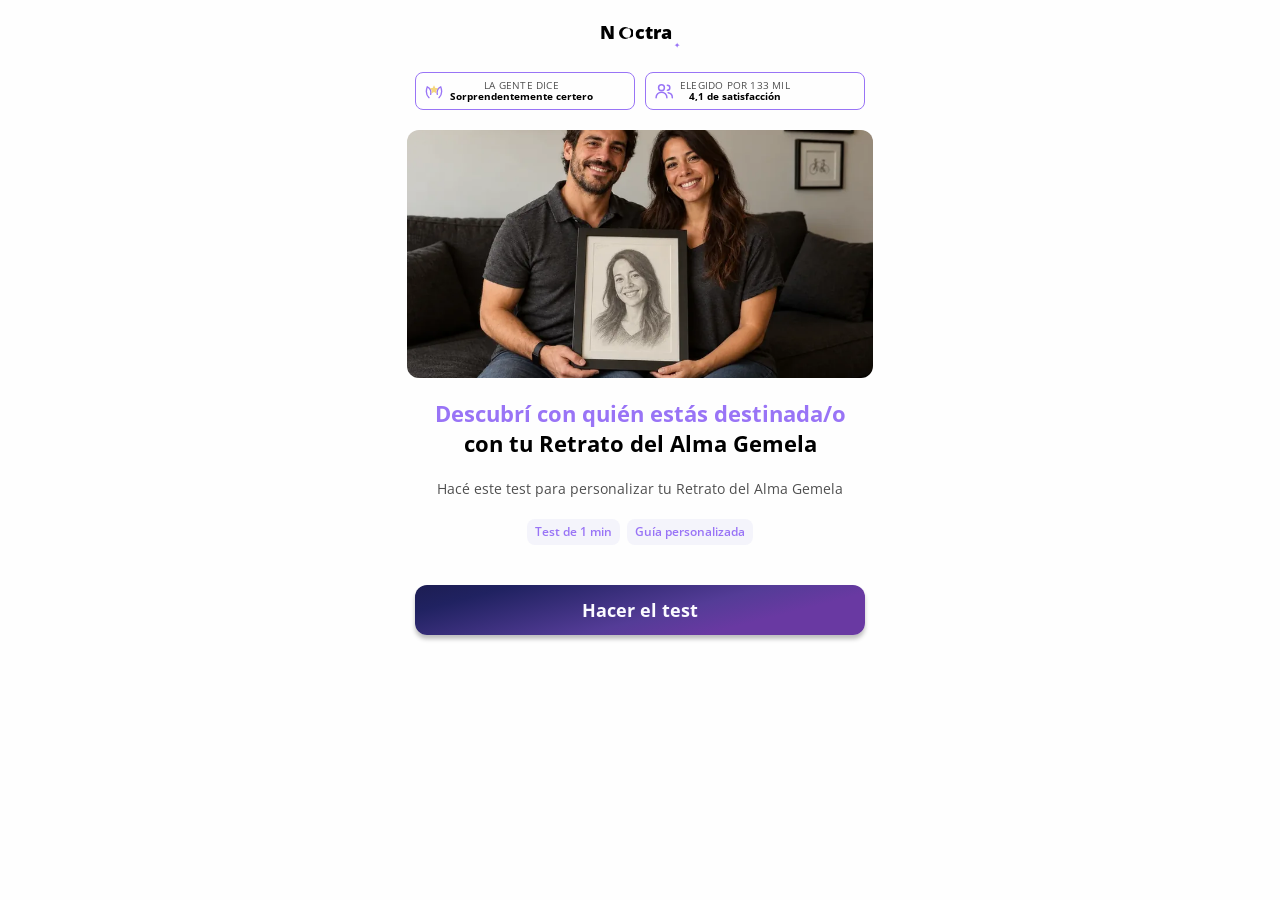
<file: index.html>
<!doctype html>
<html lang="es">
<head>
<meta charset="utf-8">
<meta name="viewport" content="width=device-width, initial-scale=1, viewport-fit=cover">
<title>Noctra · Retrato del Alma Gemela</title>
<link rel="preconnect" href="https://fonts.googleapis.com">
<link rel="preconnect" href="https://fonts.gstatic.com" crossorigin>
<!-- La hoja de Google Fonts bloqueaba el primer pintado: hasta que respondía,
     la pantalla quedaba en blanco. Con media="print" el navegador la baja sin
     bloquear y la aplica al terminar; mientras tanto se ve la tipografía del
     sistema, que ya está declarada como respaldo en --font. -->
<link rel="stylesheet" href="https://fonts.googleapis.com/css2?family=Open+Sans:wght@400;600;700;800&display=swap" media="print" onload="this.media='all'">
<noscript><link rel="stylesheet" href="https://fonts.googleapis.com/css2?family=Open+Sans:wght@400;600;700;800&display=swap"></noscript>
<meta name="description" content="Descubrí con quién estás destinada/o. Hacé el test de 1 minuto y recibí el Retrato de tu Alma Gemela.">
<meta name="theme-color" content="#9974F6">
<link rel="icon" href="favicon.svg" type="image/svg+xml">
<meta property="og:type" content="website">
<meta property="og:title" content="Noctra · Retrato del Alma Gemela">
<meta property="og:description" content="Descubrí con quién estás destinada/o. Test de 1 minuto.">
<meta property="og:image" content="assets/og.jpg">
<meta property="og:locale" content="es_AR">
<meta name="twitter:card" content="summary_large_image">
<!-- El hero es el elemento que define el primer pintado: se precarga. -->
<link rel="preload" as="image" href="assets/principal.webp" fetchpriority="high">
<link rel="stylesheet" href="css/nebula.css">
<!-- Meta Pixel -->
<script>
/* El stub de fbq se define ya mismo y encola los eventos. El script de Meta
   (unos 470 KB sin comprimir) se baja recién después del primer pintado: es
   lo más pesado de la página y parsearlo traba el hilo principal en teléfonos
   modestos. Como los eventos quedan encolados, no se pierde ninguno: se
   mandan todos juntos cuando el script termina de cargar. */
!function(f,b,e,v,n,t,s){if(f.fbq)return;n=f.fbq=function(){n.callMethod?
n.callMethod.apply(n,arguments):n.queue.push(arguments)};if(!f._fbq)f._fbq=n;
n.push=n;n.loaded=!0;n.version='2.0';n.queue=[];
var pedido=false;
f.__pixelNoctra=function(){if(pedido)return;pedido=true;
  t=b.createElement(e);t.async=!0;t.src=v;
  s=b.getElementsByTagName(e)[0];s.parentNode.insertBefore(t,s);};
}(window,document,'script','https://connect.facebook.net/en_US/fbevents.js');
fbq('init','1563930394938040');fbq('track','PageView');
/* dos disparadores: lo que ocurra primero. El tope de 2,5 s cubre a quien se
   va antes de que la página termine de cargar. */
addEventListener('load',function(){
  if(window.requestIdleCallback)requestIdleCallback(window.__pixelNoctra,{timeout:2000});
  else setTimeout(window.__pixelNoctra,600);
});
setTimeout(function(){window.__pixelNoctra();},2500);
</script>
<noscript><img height="1" width="1" style="display:none" alt=""
src="https://www.facebook.com/tr?id=1563930394938040&ev=PageView&noscript=1"></noscript>
<!-- fin Meta Pixel -->
</head>
<body>
<main id="app" aria-live="polite"></main>
<div id="overlay"></div>
<!-- UTMify: captura las UTMs y las sostiene entre pantallas. Los dos flags
     "prevent" le impiden reescribir el enlace del checkout, que ya arma
     js/pixel.js con los cart attributes. Carga async: no bloquea nada. -->
<script src="https://cdn.utmify.com.br/scripts/utms/latest.js"
  data-utmify-prevent-xcod-sck data-utmify-prevent-subids async defer></script>
<script src="js/content.nebula.js"></script>
<script src="js/sketch.js"></script>
<script src="js/perfil-codigo.js"></script>
<script src="js/pixel.js"></script>
<script src="js/app.js"></script>
</body>
</html>
</file>
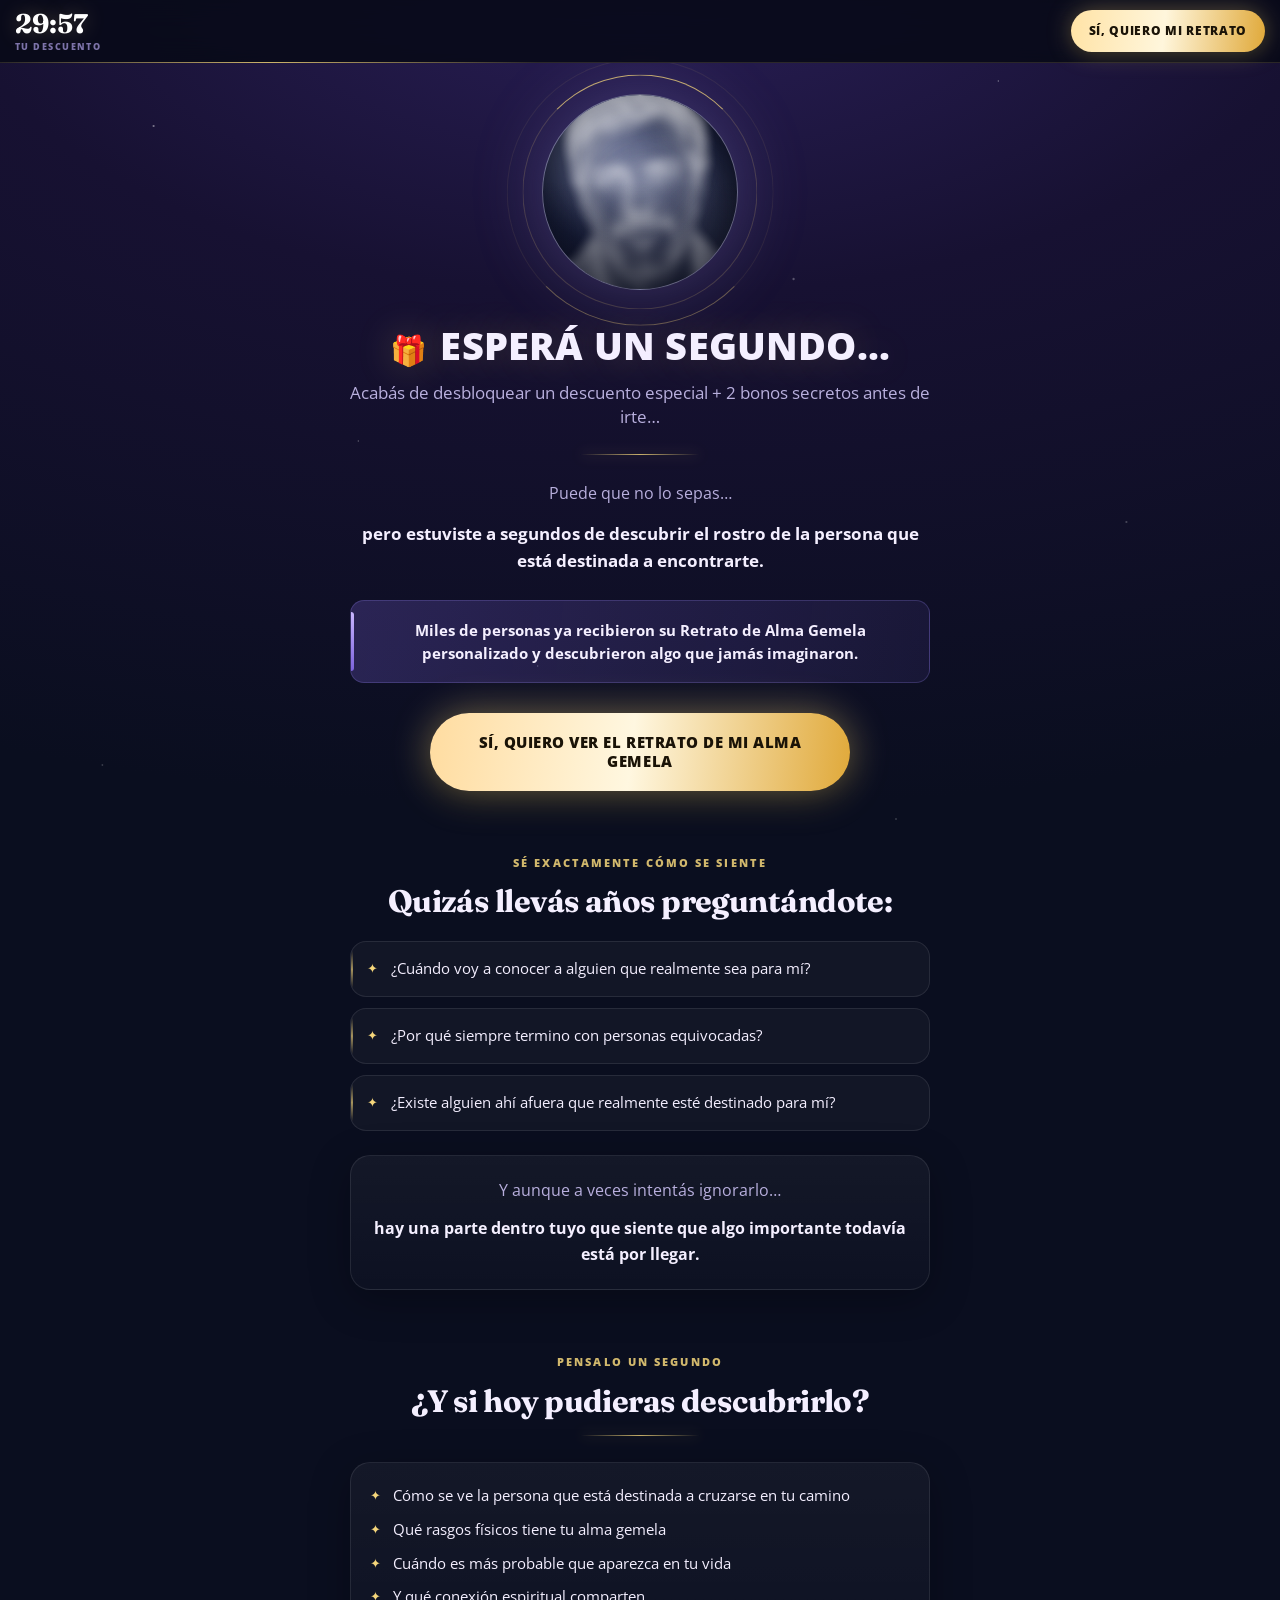
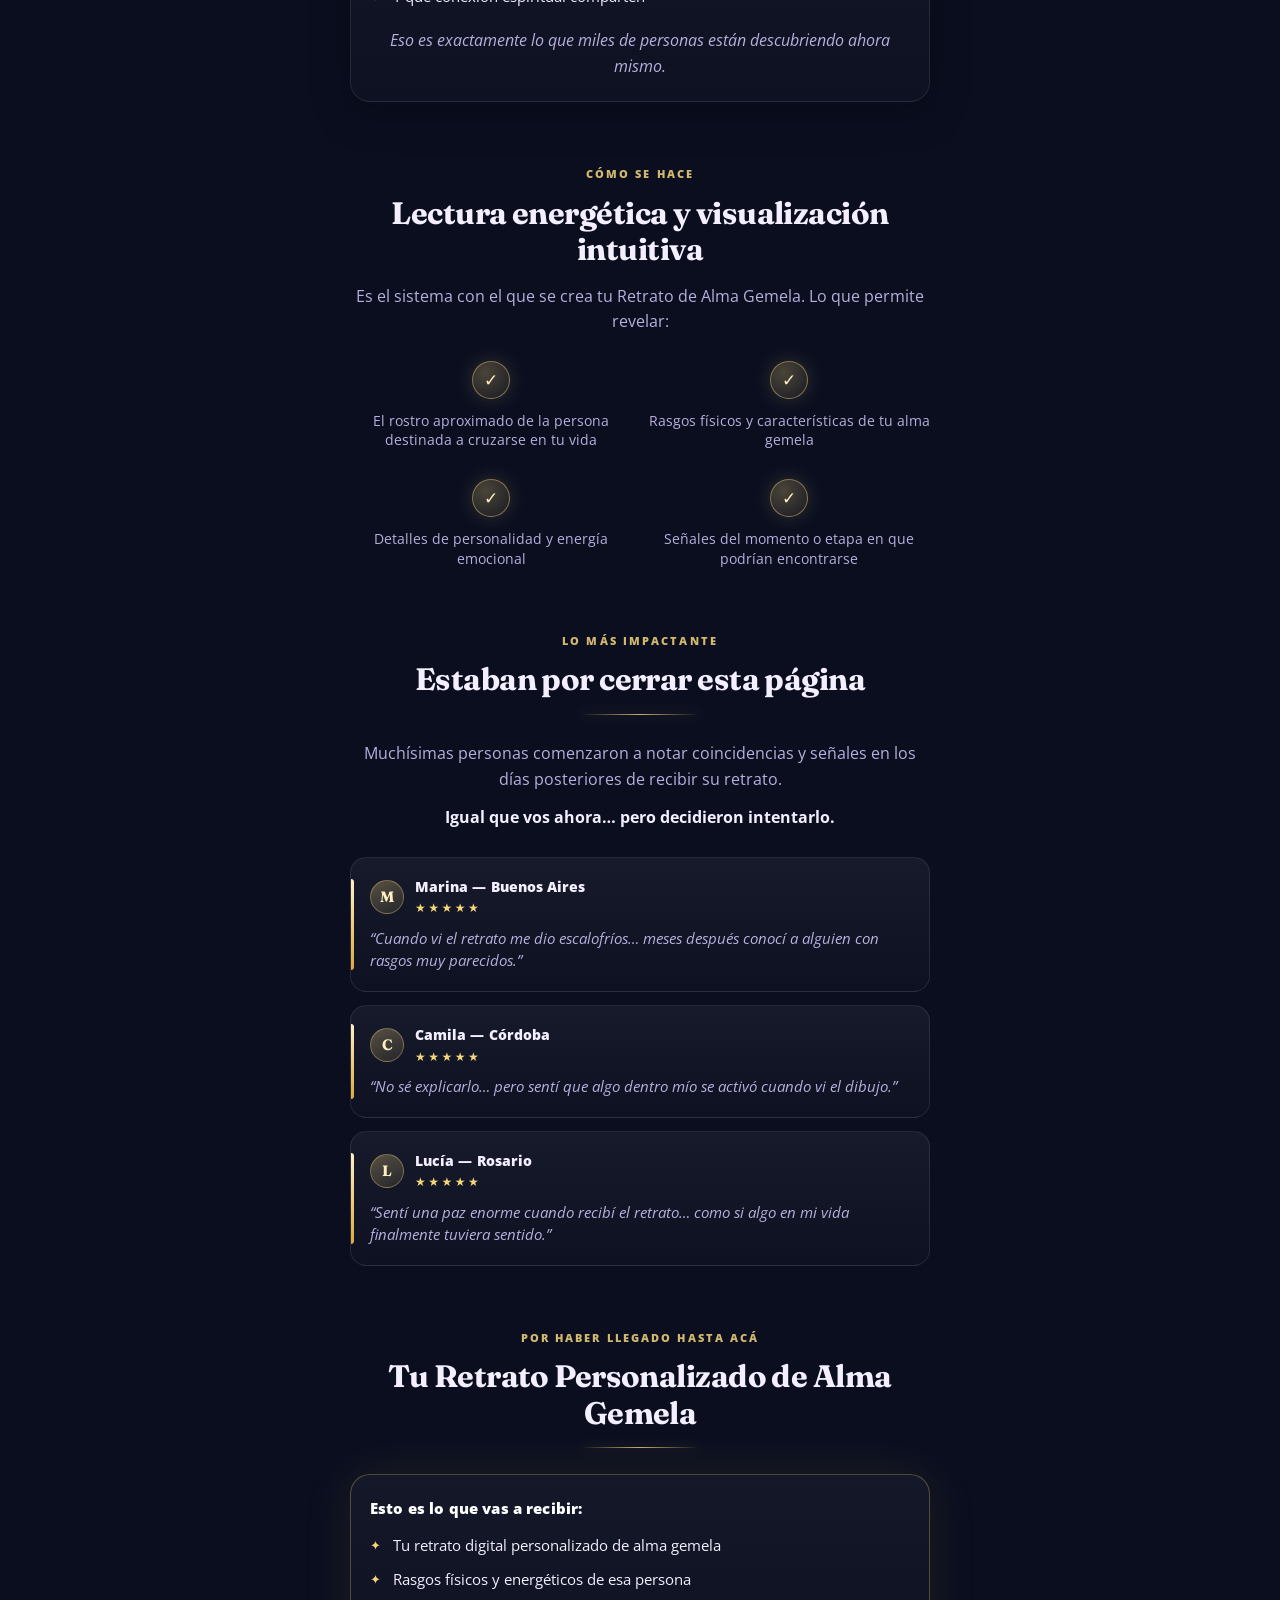
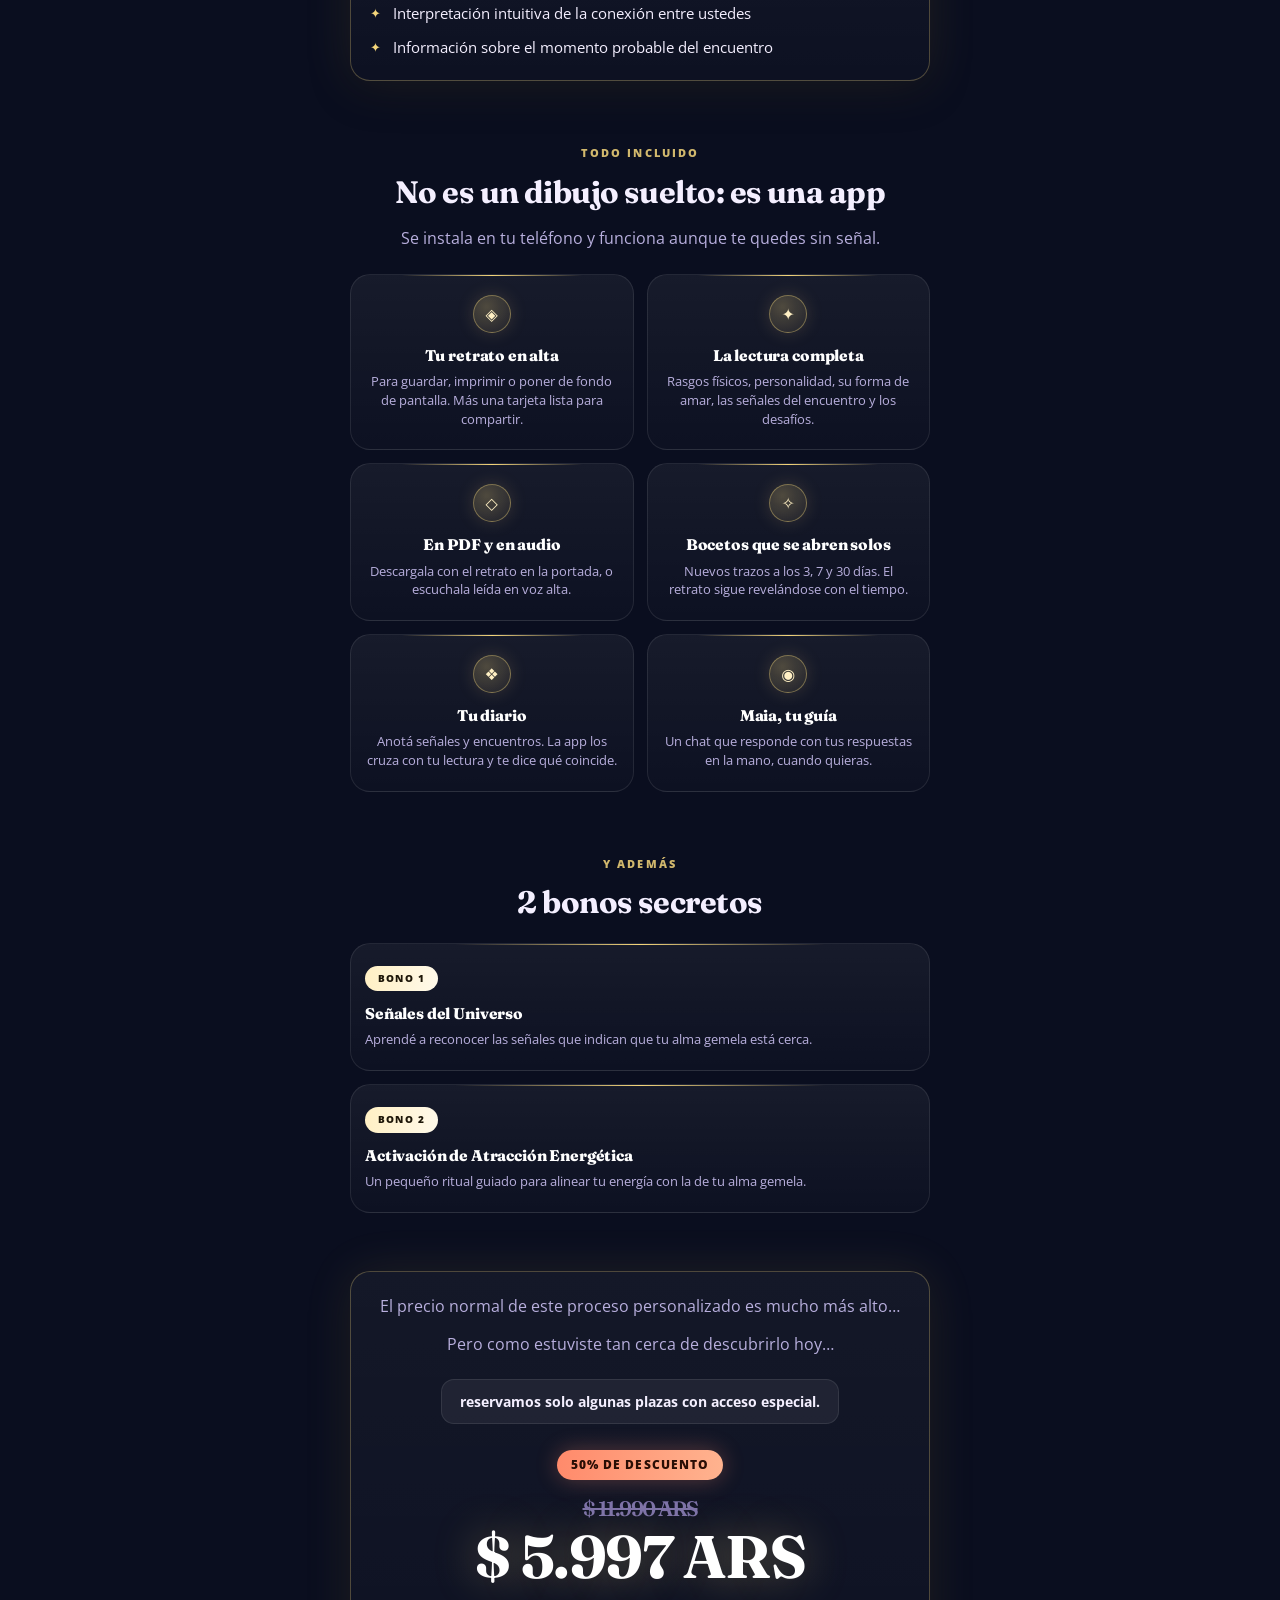
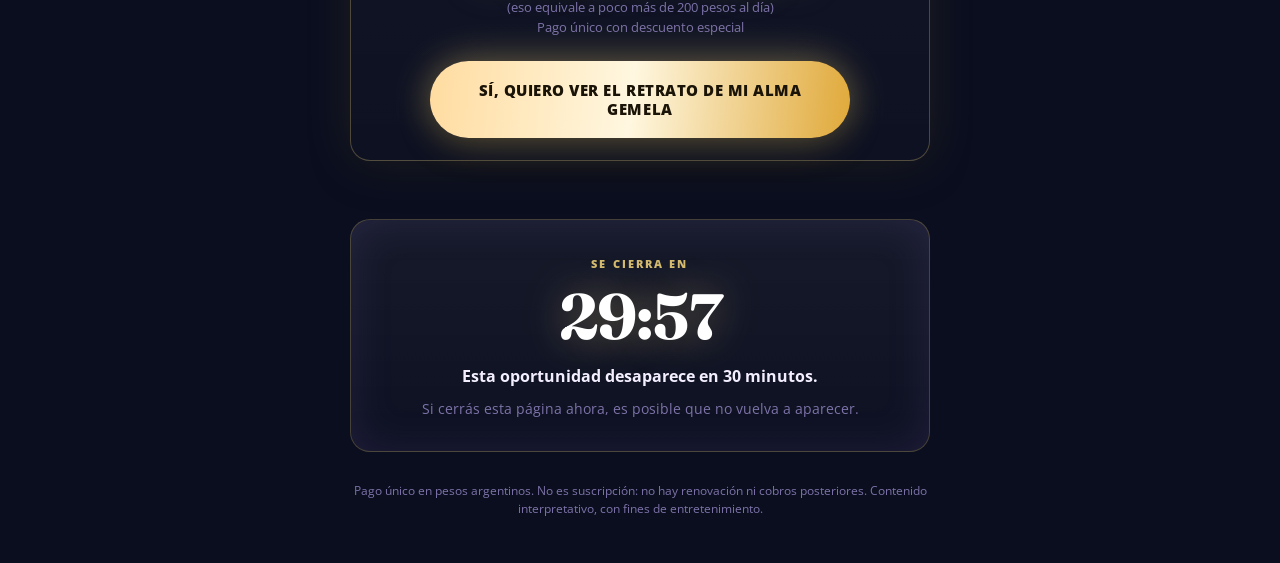
<file: espera/index.html>
<!doctype html>
<html lang="es-AR">
<head>
<meta charset="utf-8">
<meta name="viewport" content="width=device-width, initial-scale=1, viewport-fit=cover">
<title>Esperá un segundo… · Noctra</title>
<meta name="robots" content="noindex, nofollow">
<meta name="theme-color" content="#0A0E1F">
<link rel="icon" href="/favicon.svg" type="image/svg+xml">
<link rel="preconnect" href="https://noctralmagemela.myshopify.com">
<link rel="preconnect" href="https://fonts.googleapis.com">
<link rel="preconnect" href="https://fonts.gstatic.com" crossorigin>
<link rel="stylesheet" href="https://fonts.googleapis.com/css2?family=Fraunces:opsz,wght@9..144,600;9..144,700&family=Open+Sans:wght@400;600;700;800&display=swap" media="print" onload="this.media='all'">

<!-- Meta Pixel: EL MISMO del quiz, con el mismo cargador diferido.
     Tiene que ser el mismo píxel o esta pantalla aprende de cero y encima
     rompe el público de retargeting: para Meta la persona que llega acá ya
     vio la oferta del quiz, es la misma. Los eventos se separan por el cart
     attribute "origen=espera", no por píxel. -->
<script>
!function(f,b,e,v,n,t,s){if(f.fbq)return;n=f.fbq=function(){n.callMethod?
n.callMethod.apply(n,arguments):n.queue.push(arguments)};if(!f._fbq)f._fbq=n;
n.push=n;n.loaded=!0;n.version='2.0';n.queue=[];
var pedido=false;
f.__pixelNoctra=function(){if(pedido)return;pedido=true;
  t=b.createElement(e);t.async=!0;t.src=v;
  s=b.getElementsByTagName(e)[0];s.parentNode.insertBefore(t,s);};
}(window,document,'script','https://connect.facebook.net/en_US/fbevents.js');
fbq('init','1563930394938040');fbq('track','PageView');
addEventListener('load',function(){
  if(window.requestIdleCallback)requestIdleCallback(window.__pixelNoctra,{timeout:2000});
  else setTimeout(window.__pixelNoctra,600);
});
setTimeout(function(){window.__pixelNoctra();},2500);
</script>
<noscript><img height="1" width="1" style="display:none" alt=""
src="https://www.facebook.com/tr?id=1563930394938040&ev=PageView&noscript=1"></noscript>

<!-- UTMify: el mismo del quiz. Sin esto, la venta que sale de esta página
     le llega a UTMify sin origen y queda como orgánica. -->
<script src="https://cdn.utmify.com.br/scripts/utms/latest.js"
  data-utmify-prevent-xcod-sck data-utmify-prevent-subids async defer></script>

<!-- Compartidos con el quiz: la atribución tiene que ser IDÉNTICA en los
     tres lugares (portada, quiz, esta página) o el webhook deja de poder
     atar la venta al anuncio. -->
<script src="/js/perfil-codigo.js"></script>
<script src="/js/pixel.js?v=37"></script>

<style>
:root{
  --oro:#F5D67B; --oro-hondo:#E0A93A; --oro-claro:#FFF0C4;
  --tx:#F4EFFF; --tx2:#B8AFDD; --tx3:#7D73A9;
  --linea:rgba(255,255,255,.09);
  --caja:rgba(255,255,255,.035);
  --noche:radial-gradient(135% 95% at 50% -5%, #2A1F58 0%, #171132 40%, #0A0E1F 100%);
  --r:20px; --pill:99px;
  --barra:64px;
}
*{margin:0;padding:0;box-sizing:border-box;-webkit-tap-highlight-color:transparent}
html{-webkit-text-size-adjust:100%}
body{
  font-family:"Open Sans",system-ui,-apple-system,"Segoe UI",sans-serif;
  color:var(--tx);background:#0A0E1F;line-height:1.55;
  min-height:100dvh;overflow-x:hidden;
}
/* El cielo: capa fija, no repinta al hacer scroll. */
body::before{
  content:"";position:fixed;inset:0;z-index:0;pointer-events:none;
  transform:translateZ(0);
  background-color:#0A0E1F;
  background-image:
    radial-gradient(1.5px 1.5px at 12% 14%, rgba(255,255,255,.6), transparent),
    radial-gradient(1.2px 1.2px at 78% 9%,  rgba(255,255,255,.45), transparent),
    radial-gradient(1.7px 1.7px at 62% 31%, rgba(255,255,255,.4), transparent),
    radial-gradient(1.2px 1.2px at 28% 49%, rgba(255,255,255,.35), transparent),
    radial-gradient(1.5px 1.5px at 88% 58%, rgba(255,255,255,.32), transparent),
    radial-gradient(1.2px 1.2px at 42% 74%, rgba(255,255,255,.3), transparent),
    radial-gradient(1.3px 1.3px at 8% 85%,  rgba(255,255,255,.28), transparent),
    radial-gradient(1.5px 1.5px at 70% 91%, rgba(255,255,255,.26), transparent),
    var(--noche);
}

/* ══ BARRA FIJA ══ */
.barra{
  position:fixed;top:0;left:0;right:0;z-index:30;
  display:flex;align-items:center;justify-content:space-between;gap:12px;
  padding:calc(10px + env(safe-area-inset-top,0px)) 15px 10px;
  background:rgba(8,11,24,.9);
  backdrop-filter:blur(14px) saturate(1.2);
  border-bottom:1px solid rgba(245,214,123,.14);
}
/* Un hilo dorado que recorre el borde: sugiere que algo corre, sin ruido. */
.barra::after{
  content:"";position:absolute;left:0;right:0;bottom:-1px;height:1px;
  background:linear-gradient(90deg,transparent,var(--oro),transparent);
  background-size:42% 100%;background-repeat:no-repeat;
  animation:hilo 4.5s linear infinite;opacity:.8;
}
@keyframes hilo{0%{background-position:-45% 0}100%{background-position:145% 0}}

.reloj{display:flex;flex-direction:column;line-height:1}
.reloj b{
  font-family:"Fraunces",Georgia,serif;font-weight:700;
  font-size:27px;color:#fff;font-variant-numeric:tabular-nums;
  text-shadow:0 0 20px rgba(245,214,123,.3);
}
.reloj small{
  font-size:9px;font-weight:800;letter-spacing:.16em;text-transform:uppercase;
  color:var(--tx3);margin-top:5px;
}
.reloj.poco b{color:#FF9072;text-shadow:0 0 20px rgba(255,138,107,.45)}
.reloj.poco small{color:#FF9072}

.bcta{
  flex:none;display:inline-flex;align-items:center;justify-content:center;
  padding:12px 18px;border-radius:var(--pill);border:0;cursor:pointer;
  background:linear-gradient(96deg,#FFE3A6,#FFF6DC 48%,var(--oro-hondo));
  color:#1A1307;font:inherit;font-weight:800;font-size:11.5px;letter-spacing:.06em;
  text-transform:uppercase;text-decoration:none;white-space:nowrap;
  box-shadow:0 0 24px rgba(245,214,123,.35), 0 4px 14px rgba(0,0,0,.35);
  animation:latido 2.8s ease-in-out infinite;
}
.bcta:active{transform:scale(.97);animation:none}
@keyframes latido{0%,100%{transform:scale(1)}50%{transform:scale(1.04)}}

/* ══ CUERPO ══ */
.envoltura{
  position:relative;z-index:1;max-width:620px;margin:0 auto;
  padding:calc(var(--barra) + 30px + env(safe-area-inset-top,0px)) 20px calc(44px + env(safe-area-inset-bottom,0px));
  text-align:center;
}
section{margin:0 0 58px}

/* Cada bloque entra cuando llega a pantalla. Da ritmo a una página que,
   quieta, es una lista larga de cajas. */
.ap{opacity:0;transform:translateY(18px);transition:opacity .6s ease, transform .6s cubic-bezier(.2,.9,.3,1)}
.ap.vista{opacity:1;transform:none}

/* ── el orbe ── */
.orbeCaja{position:relative;width:min(196px,48vw);margin:0 auto 34px}
.orbe{
  position:relative;width:100%;aspect-ratio:1;border-radius:50%;overflow:hidden;
  border:1px solid rgba(232,222,255,.38);
  background:radial-gradient(70% 70% at 38% 28%, #3E4770 0%, #2C3456 38%, #1C2240 70%, #121730 100%);
  box-shadow:0 0 70px rgba(150,140,220,.3), inset 0 0 55px rgba(0,0,0,.58);
  animation:orbeRespira 6s ease-in-out infinite;
}
.orbe .cara{
  position:absolute;inset:-8%;
  background-size:cover;background-position:50% 34%;
  /* El archivo ya viene desenfocado: la cara no se recupera ni anulando el
     CSS desde el inspector. El filtro de acá es para que se integre al
     orbe, no para esconder nada. Invertido porque el dibujo es tinta
     oscura sobre papel claro y adentro de una esfera de noche tiene que
     leerse como una silueta que asoma, no como una mancha blanca. */
  filter:blur(5px) invert(1) contrast(1.18) brightness(.98) saturate(.6);
  opacity:.6;mix-blend-mode:screen;pointer-events:none;z-index:2;
  transition:opacity .9s ease;
}
.orbe .cara.sin{opacity:0}
.orbe i{
  position:absolute;border-radius:50%;pointer-events:none;
  background:radial-gradient(circle, rgba(228,234,255,.78), rgba(228,234,255,0) 68%);
  filter:blur(12px);
}
.orbe .n1{inset:-18% 8% 22% -12%;animation:orbeGira 17s linear infinite;opacity:.3;z-index:1}
.orbe .n2{inset:18% -16% -14% 14%;animation:orbeGira 25s linear infinite reverse;opacity:.22;z-index:1}
.orbe .n3{inset:26% 24% 24% 26%;animation:orbeGira 11s linear infinite;opacity:.26;z-index:1}
.orbe::after{
  content:"";position:absolute;inset:0;border-radius:50%;
  z-index:3;
  background:radial-gradient(62% 58% at 50% 38%, rgba(255,255,255,.09), transparent 72%),
             radial-gradient(100% 100% at 50% 50%, transparent 52%, rgba(16,20,42,.75) 100%),
             linear-gradient(180deg, rgba(10,14,31,0) 45%, rgba(10,14,31,.62) 100%);
}
.aro{
  position:absolute;left:50%;top:50%;translate:-50% -50%;
  width:120%;aspect-ratio:1;border-radius:50%;
  border:1px solid rgba(245,214,123,.18);
  border-top-color:rgba(245,214,123,.75);
  animation:orbeGira 9s linear infinite;pointer-events:none;
}
.aro.b{width:136%;border-color:rgba(245,214,123,.08);border-bottom-color:rgba(245,214,123,.35);animation-duration:16s;animation-direction:reverse}
@keyframes orbeGira{to{transform:rotate(360deg)}}
@keyframes orbeRespira{0%,100%{transform:scale(1)}50%{transform:scale(1.04)}}

/* ── tipografía ── */
.kicker{
  display:inline-block;font-size:10.5px;font-weight:800;letter-spacing:.2em;
  text-transform:uppercase;color:var(--oro);opacity:.85;margin-bottom:12px;
}
h1{
  font-family:"Open Sans",system-ui,sans-serif;font-weight:800;
  font-size:clamp(27px,7.4vw,38px);line-height:1.12;letter-spacing:.005em;
  text-transform:uppercase;
  margin:0 0 14px;text-shadow:0 0 38px rgba(245,214,123,.22);
}
h2{
  font-family:"Fraunces","Iowan Old Style",Georgia,serif;font-weight:700;
  font-size:clamp(23px,6vw,31px);line-height:1.18;letter-spacing:-.018em;
  margin:0 0 16px;
}
h3{font-size:15px;font-weight:800;letter-spacing:.01em;margin:0 0 8px;color:#fff}
.sub{font-size:16.5px;line-height:1.5;color:var(--tx2);margin:0 0 24px}
.p{font-size:15.5px;line-height:1.65;color:var(--tx2);margin:0 0 13px}
.p.fuerte{color:var(--tx);font-weight:700}
.p.it{font-style:italic}
/* El emoji del regalo: a tamaño de titular se ve gigante al lado de la
   serif, así que se baja un poco y se alinea con la línea base del texto. */
.regalo{font-size:.78em;display:inline-block;vertical-align:-.04em;margin-right:.1em}
.cita{
  position:relative;text-align:left;
  border:1px solid rgba(160,140,255,.22);border-radius:14px;
  background:linear-gradient(96deg,rgba(124,98,220,.26),rgba(124,98,220,.1));
  padding:18px 19px;margin:26px 0 0;
  font-weight:700;font-size:15px;line-height:1.5;text-align:center;
}
.cita::before{
  content:"";position:absolute;left:0;top:14%;bottom:14%;width:2.5px;border-radius:0 3px 3px 0;
  background:linear-gradient(180deg,#C9B6FF,#7C62DC);
}
.linea{
  width:120px;height:1px;margin:0 auto 26px;
  background:linear-gradient(90deg,transparent,rgba(245,214,123,.8),transparent);
  box-shadow:0 0 14px rgba(245,214,123,.45);
}

/* ── cards de dolor ── */
.dolor{list-style:none;display:grid;gap:11px;margin:0 0 24px;text-align:left}
.dolor li{
  position:relative;display:flex;gap:13px;align-items:flex-start;
  background:var(--caja);border:1px solid var(--linea);border-radius:16px;
  padding:16px 17px 16px 16px;font-size:15px;line-height:1.45;
  overflow:hidden;
}
/* Filo dorado a la izquierda: los agrupa sin necesidad de un marco. */
.dolor li::before{
  content:"";position:absolute;left:0;top:14%;bottom:14%;width:2px;
  background:linear-gradient(180deg,transparent,var(--oro),transparent);opacity:.65;
}
.dolor li b{color:var(--oro);font-size:13px;line-height:1.55;flex:none}

/* ── caja con borde ── */
.marco{
  position:relative;border:1px solid var(--linea);border-radius:var(--r);
  background:linear-gradient(180deg,rgba(255,255,255,.045),rgba(255,255,255,.015));
  padding:22px 19px;text-align:left;
  box-shadow:0 10px 40px rgba(0,0,0,.28);
}
.marco.centro{text-align:center}
.marco.oro{border-color:rgba(245,214,123,.28);box-shadow:0 0 48px rgba(245,214,123,.1), 0 10px 40px rgba(0,0,0,.3)}

/* ── lista con chispa ── */
.chispas{list-style:none;display:grid;gap:12px;margin:15px 0 0;text-align:left}
.chispas li{display:flex;gap:12px;align-items:flex-start;font-size:15px;line-height:1.45}
.chispas li b{flex:none;color:var(--oro);font-size:13px;line-height:1.55}

/* ── grid de tildes ── */
.tildes{list-style:none;display:grid;grid-template-columns:1fr 1fr;gap:28px 16px;margin:26px 0 0}
.tildes li{font-size:13.5px;line-height:1.45;color:var(--tx2)}
.tildes li span{
  display:grid;place-items:center;width:38px;height:38px;margin:0 auto 13px;
  border-radius:50%;
  background:radial-gradient(circle at 35% 30%, rgba(245,214,123,.28), rgba(245,214,123,.06));
  border:1px solid rgba(245,214,123,.45);
  color:var(--oro-claro);font-size:17px;font-weight:800;
  box-shadow:0 0 20px rgba(245,214,123,.18);
}

/* ── testimonios ── */
.testi{
  position:relative;text-align:left;
  border:1px solid var(--linea);border-radius:16px;
  background:linear-gradient(180deg,rgba(255,255,255,.05),rgba(255,255,255,.015));
  padding:18px 19px;margin:0 0 13px;
}
.testi::before{
  content:"";position:absolute;left:0;top:16%;bottom:16%;width:2.5px;border-radius:0 3px 3px 0;
  background:linear-gradient(180deg,var(--oro-claro),var(--oro-hondo));
}
.tcab{display:flex;align-items:center;gap:11px;margin-bottom:10px}
.tini{
  flex:none;display:grid;place-items:center;width:34px;height:34px;border-radius:50%;
  background:linear-gradient(150deg,rgba(245,214,123,.3),rgba(245,214,123,.08));
  border:1px solid rgba(245,214,123,.35);
  font-family:"Fraunces",Georgia,serif;font-weight:700;font-size:15px;color:var(--oro-claro);
}
.tquien{font-weight:800;font-size:14px;letter-spacing:.005em}
.testi .estrellas{color:var(--oro);letter-spacing:2.5px;font-size:12px;margin-top:2px}
.testi .dice{font-style:italic;font-size:14.5px;line-height:1.55;color:var(--tx2)}

/* ── bonos ── */
.bonos{display:grid;grid-template-columns:1fr 1fr;gap:13px;margin-top:22px;text-align:center}
.bono{
  position:relative;border:1px solid var(--linea);border-radius:var(--r);
  background:linear-gradient(180deg,rgba(255,255,255,.055),rgba(255,255,255,.015));
  padding:20px 14px;overflow:hidden;
}
.bono::before{
  content:"";position:absolute;top:0;left:18%;right:18%;height:1px;
  background:linear-gradient(90deg,transparent,var(--oro),transparent);
}
.bono .ico{
  display:grid;place-items:center;width:38px;height:38px;margin:0 auto 13px;
  border-radius:50%;
  background:radial-gradient(circle at 35% 30%, rgba(245,214,123,.26), rgba(245,214,123,.05));
  border:1px solid rgba(245,214,123,.4);
  color:var(--oro-claro);font-size:16px;line-height:1;
  box-shadow:0 0 18px rgba(245,214,123,.16);
}
.tag{
  display:inline-block;padding:5px 13px;border-radius:var(--pill);
  background:linear-gradient(96deg,var(--oro-claro),#FFF9EA);color:#1D1608;
  font-size:10px;font-weight:800;letter-spacing:.12em;text-transform:uppercase;
  margin-bottom:13px;
}
.bono h3{font-family:"Fraunces",Georgia,serif;font-size:15.5px;line-height:1.24;margin-bottom:8px;letter-spacing:-.01em}
.bono p{font-size:12.5px;line-height:1.5;color:var(--tx2)}

/* ── precio ── */
.plazas{
  display:inline-block;padding:11px 18px;border-radius:13px;
  background:rgba(255,255,255,.06);border:1px solid var(--linea);
  font-size:14px;font-weight:700;margin:8px 0 26px;
}
.descuento{
  display:inline-block;padding:6px 14px;border-radius:var(--pill);
  background:linear-gradient(96deg,#FF8A6B,#FFB38F);color:#2A0E05;
  font-size:11.5px;font-weight:800;letter-spacing:.09em;text-transform:uppercase;
  margin-bottom:14px;box-shadow:0 0 22px rgba(255,138,107,.3);
}
.precio{
  font-family:"Fraunces",Georgia,serif;font-weight:700;
  font-size:clamp(42px,11.5vw,60px);line-height:1;letter-spacing:-.025em;
  color:#fff;text-shadow:0 0 44px rgba(245,214,123,.38);margin:4px 0 12px;
}
.precio s{
  display:block;font-size:21px;color:var(--tx3);text-shadow:none;
  margin-bottom:7px;font-weight:600;text-decoration-thickness:1.5px;
}
.letrachica{font-size:12.5px;line-height:1.55;color:var(--tx3);margin-bottom:24px}

/* ── CTA ── */
.cta{
  display:block;width:100%;max-width:420px;margin:0 auto;
  padding:20px 18px;border:0;border-radius:var(--pill);cursor:pointer;
  background:linear-gradient(96deg,#FFDCA0,#FFF7E0 48%,var(--oro-hondo));
  color:#1A1307;font:inherit;font-weight:800;font-size:15px;letter-spacing:.035em;
  text-transform:uppercase;text-decoration:none;line-height:1.25;
  box-shadow:0 0 38px rgba(245,214,123,.44), 0 12px 30px rgba(0,0,0,.42);
  position:relative;overflow:hidden;
  animation:respira 2.8s ease-in-out infinite;
}
.cta::after{
  content:"";position:absolute;top:0;left:-60%;width:45%;height:100%;
  background:linear-gradient(100deg,transparent,rgba(255,255,255,.78),transparent);
  animation:brillo 3.4s ease-in-out infinite;
}
.cta:active{transform:scale(.985);animation:none}
@keyframes respira{0%,100%{transform:scale(1)}50%{transform:scale(1.025)}}
@keyframes brillo{0%{left:-60%}55%,100%{left:130%}}

/* ── urgencia final ── */
.urgencia{
  position:relative;border:1px solid rgba(245,214,123,.24);border-radius:var(--r);
  background:linear-gradient(180deg,rgba(255,255,255,.05),rgba(255,255,255,.015));
  padding:30px 22px;overflow:hidden;
  box-shadow:0 0 44px rgba(150,120,220,.14) inset;
}
.relojGrande{
  font-family:"Fraunces",Georgia,serif;font-weight:700;
  font-size:clamp(44px,13vw,64px);line-height:1;color:#fff;
  font-variant-numeric:tabular-nums;text-shadow:0 0 40px rgba(245,214,123,.42);
  margin-bottom:16px;letter-spacing:-.02em;
}
.relojGrande.poco{color:#FF9072;text-shadow:0 0 40px rgba(255,138,107,.45)}
.urgencia b{display:block;font-size:15.5px;margin-bottom:8px}
.urgencia span{font-size:13.5px;color:var(--tx3);line-height:1.55}
/* .kicker es un <span>, así que la regla de arriba se lo comía. */
.urgencia span.kicker{font-size:10.5px;color:var(--oro);line-height:1.4}
.urgencia b #minutos{font-size:inherit;color:inherit}

.legal{font-size:11.5px;line-height:1.6;color:var(--tx3);margin-top:30px}

@media (max-width:360px){
  .bonos,.tildes{grid-template-columns:1fr}
  .cta{font-size:14px;padding:18px 14px}
  .bcta{font-size:10.5px;padding:11px 13px}
  .reloj b{font-size:24px}
}
@media (prefers-reduced-motion:reduce){
  *{animation:none!important}
  .ap{opacity:1;transform:none;transition:none}
}
</style>
</head>
<body>

<!-- ══════════ BARRA FIJA ══════════ -->
<div class="barra">
  <div class="reloj" id="reloj"><b>--:--</b><small id="rotulo">Oferta activa</small></div>
  <a class="bcta" href="#" data-ir>Sí, quiero mi retrato</a>
</div>

<div class="envoltura">

  <!-- 1 ─ apertura -->
  <section class="ap">
    <div class="orbeCaja">
      <div class="orbe"><b class="cara" id="cara"></b><i class="n1"></i><i class="n2"></i><i class="n3"></i></div>
      <div class="aro"></div>
      <div class="aro b"></div>
    </div>
    <h1><span class="regalo">🎁</span> Esperá un segundo…</h1>
    <p class="sub" id="sub">Acabás de desbloquear un descuento especial + 2 bonos secretos antes de irte…</p>
    <div class="linea"></div>
    <p class="p">Puede que no lo sepas…</p>
    <p class="p fuerte" style="font-size:16.5px;margin-bottom:24px">pero estuviste a segundos de descubrir el rostro de la persona que está destinada a encontrarte.</p>
    <div class="cita">
      Miles de personas ya recibieron su Retrato de Alma Gemela personalizado y descubrieron algo que jamás imaginaron.
    </div>
    <a class="cta" href="#" data-ir style="margin-top:30px">Sí, quiero ver el retrato de mi alma gemela</a>
  </section>

  <!-- 1b ─ el dolor -->
  <section class="ap">
    <span class="kicker">Sé exactamente cómo se siente</span>
    <h2>Quizás llevás años preguntándote:</h2>
    <ul class="dolor" style="margin-top:22px">
      <li><b>✦</b><span>¿Cuándo voy a conocer a alguien que realmente sea para mí?</span></li>
      <li><b>✦</b><span>¿Por qué siempre termino con personas equivocadas?</span></li>
      <li><b>✦</b><span>¿Existe alguien ahí afuera que realmente esté destinado para mí?</span></li>
    </ul>
    <div class="marco centro">
      <p class="p">Y aunque a veces intentás ignorarlo…</p>
      <p class="p fuerte" style="margin:0">hay una parte dentro tuyo que siente que algo importante todavía está por llegar.</p>
    </div>
  </section>

  <!-- 2 ─ el giro -->
  <section class="ap">
    <span class="kicker">Pensalo un segundo</span>
    <h2>¿Y si hoy pudieras descubrirlo?</h2>
    <div class="linea"></div>
    <div class="marco">
      <ul class="chispas" style="margin:0">
        <li><b>✦</b><span>Cómo se ve la persona que está destinada a cruzarse en tu camino</span></li>
        <li><b>✦</b><span>Qué rasgos físicos tiene tu alma gemela</span></li>
        <li><b>✦</b><span>Cuándo es más probable que aparezca en tu vida</span></li>
        <li><b>✦</b><span>Y qué conexión espiritual comparten</span></li>
      </ul>
      <p class="p it" style="margin:20px 0 0;text-align:center">Eso es exactamente lo que miles de personas están descubriendo ahora mismo.</p>
    </div>
  </section>

  <!-- 3 ─ cómo funciona -->
  <section class="ap">
    <span class="kicker">Cómo se hace</span>
    <h2>Lectura energética y visualización intuitiva</h2>
    <p class="p">Es el sistema con el que se crea tu Retrato de Alma Gemela. Lo que permite revelar:</p>
    <ul class="tildes">
      <li><span>✓</span>El rostro aproximado de la persona destinada a cruzarse en tu vida</li>
      <li><span>✓</span>Rasgos físicos y características de tu alma gemela</li>
      <li><span>✓</span>Detalles de personalidad y energía emocional</li>
      <li><span>✓</span>Señales del momento o etapa en que podrían encontrarse</li>
    </ul>
  </section>

  <!-- 4 ─ prueba social -->
  <section class="ap">
    <span class="kicker">Lo más impactante</span>
    <h2>Estaban por cerrar esta página</h2>
    <div class="linea"></div>
    <p class="p">Muchísimas personas comenzaron a notar coincidencias y señales en los días posteriores de recibir su retrato.</p>
    <p class="p fuerte" style="margin-bottom:26px">Igual que vos ahora… pero decidieron intentarlo.</p>

    <div class="testi">
      <div class="tcab">
        <div class="tini">M</div>
        <div>
          <div class="tquien">Marina — Buenos Aires</div>
          <div class="estrellas">★★★★★</div>
        </div>
      </div>
      <div class="dice">“Cuando vi el retrato me dio escalofríos… meses después conocí a alguien con rasgos muy parecidos.”</div>
    </div>
    <div class="testi">
      <div class="tcab">
        <div class="tini">C</div>
        <div>
          <div class="tquien">Camila — Córdoba</div>
          <div class="estrellas">★★★★★</div>
        </div>
      </div>
      <div class="dice">“No sé explicarlo… pero sentí que algo dentro mío se activó cuando vi el dibujo.”</div>
    </div>
    <div class="testi">
      <div class="tcab">
        <div class="tini">L</div>
        <div>
          <div class="tquien">Lucía — Rosario</div>
          <div class="estrellas">★★★★★</div>
        </div>
      </div>
      <div class="dice">“Sentí una paz enorme cuando recibí el retrato… como si algo en mi vida finalmente tuviera sentido.”</div>
    </div>
  </section>

  <!-- 5 ─ la oferta -->
  <section class="ap">
    <span class="kicker">Por haber llegado hasta acá</span>
    <h2>Tu Retrato Personalizado de Alma Gemela</h2>
    <div class="linea"></div>
    <div class="marco oro">
      <h3>Esto es lo que vas a recibir:</h3>
      <ul class="chispas">
        <li><b>✦</b><span>Tu retrato digital personalizado de alma gemela</span></li>
        <li><b>✦</b><span>Rasgos físicos y energéticos de esa persona</span></li>
        <li><b>✦</b><span>Interpretación intuitiva de la conexión entre ustedes</span></li>
        <li><b>✦</b><span>Información sobre el momento probable del encuentro</span></li>
      </ul>
    </div>
  </section>

  <!-- 6 ─ lo que trae la app -->
  <section class="ap">
    <span class="kicker">Todo incluido</span>
    <h2>No es un dibujo suelto: es una app</h2>
    <p class="p" style="margin-bottom:6px">Se instala en tu teléfono y funciona aunque te quedes sin señal.</p>
    <div class="bonos">
      <div class="bono">
        <span class="ico">◈</span>
        <h3>Tu retrato en alta</h3>
        <p>Para guardar, imprimir o poner de fondo de pantalla. Más una tarjeta lista para compartir.</p>
      </div>
      <div class="bono">
        <span class="ico">✦</span>
        <h3>La lectura completa</h3>
        <p>Rasgos físicos, personalidad, su forma de amar, las señales del encuentro y los desafíos.</p>
      </div>
      <div class="bono">
        <span class="ico">◇</span>
        <h3>En PDF y en audio</h3>
        <p>Descargala con el retrato en la portada, o escuchala leída en voz alta.</p>
      </div>
      <div class="bono">
        <span class="ico">✧</span>
        <h3>Bocetos que se abren solos</h3>
        <p>Nuevos trazos a los 3, 7 y 30 días. El retrato sigue revelándose con el tiempo.</p>
      </div>
      <div class="bono">
        <span class="ico">❖</span>
        <h3>Tu diario</h3>
        <p>Anotá señales y encuentros. La app los cruza con tu lectura y te dice qué coincide.</p>
      </div>
      <div class="bono">
        <span class="ico">◉</span>
        <h3>Maia, tu guía</h3>
        <p>Un chat que responde con tus respuestas en la mano, cuando quieras.</p>
      </div>
    </div>
  </section>

  <!-- 6b ─ los dos bonos -->
  <section class="ap">
    <span class="kicker">Y además</span>
    <h2>2 bonos secretos</h2>
    <div class="bonos" style="grid-template-columns:1fr">
      <div class="bono" style="text-align:left">
        <span class="tag">Bono 1</span>
        <h3>Señales del Universo</h3>
        <p>Aprendé a reconocer las señales que indican que tu alma gemela está cerca.</p>
      </div>
      <div class="bono" style="text-align:left">
        <span class="tag">Bono 2</span>
        <h3>Activación de Atracción Energética</h3>
        <p>Un pequeño ritual guiado para alinear tu energía con la de tu alma gemela.</p>
      </div>
    </div>
  </section>

  <!-- 7 ─ precio + CTA -->
  <section class="ap">
    <div class="marco oro centro">
      <p class="p">El precio normal de este proceso personalizado es mucho más alto…</p>
      <p class="p">Pero como estuviste tan cerca de descubrirlo hoy…</p>
      <div class="plazas">reservamos solo algunas plazas con acceso especial.</div>
      <div class="descuento" id="descuento" hidden></div>
      <div class="precio" id="precio">$ 5.997 ARS</div>
      <div class="letrachica" id="letrachica">Pago único</div>
      <a class="cta" href="#" data-ir>Sí, quiero ver el retrato de mi alma gemela</a>
    </div>
  </section>

  <!-- 8 ─ urgencia final -->
  <section class="ap" style="margin-bottom:0">
    <div class="urgencia">
      <span class="kicker">Se cierra en</span>
      <div class="relojGrande" id="relojGrande">--:--</div>
      <b>Esta oportunidad desaparece en <span id="minutos">30</span> minutos.</b>
      <span>Si cerrás esta página ahora, es posible que no vuelva a aparecer.</span>
    </div>
    <p class="legal">
      Pago único en pesos argentinos. No es suscripción: no hay renovación ni cobros posteriores.
      Contenido interpretativo, con fines de entretenimiento.
    </p>
  </section>

</div>

<script>
(function(){
/* ═══════════════════════════════════════════════════════════════════
   CONFIG — lo único que hay que tocar.

   CHECKOUT: pegá acá el link de Shopify con el descuento ya aplicado.
   Mientras esté vacío, los botones no llevan a ningún lado (no mandan
   a nadie a un checkout equivocado). En cuanto pongas el link, los dos
   botones (el de la barra y el grande) apuntan solos, y el link se
   arma con la atribución del anuncio pegada (utm, fbclid, fbp, fbc):
   sin eso la venta le aparece a Meta como tráfico directo y la campaña
   no aprende nada de ella.

   PRECIO / LETRA CHICA / MINUTOS: se escriben solos en la página.
   ═══════════════════════════════════════════════════════════════════ */
var CONFIG = {
  CHECKOUT: "https://noctra.impultienda.ar/checkout/retrato-acceso-especial",   // Impultienda — Retrato Acceso Especial ($5.997). Antes: Shopify 50455224189142
  PRECIO:        5997,          // el número grande
  PRECIO_ANTES: 11990,          // sale tachado arriba. null = no sale.
  MINUTOS:       30
};

var LLAVE = "noctra_espera_vence";
var $ = function(s){ return document.querySelector(s); };
var miles = function(n){ return String(n).replace(/\B(?=(\d{3})+(?!\d))/g,"."); };

/* ── precio ─────────────────────────────────────────────────────── */
var elPrecio = $("#precio");
elPrecio.innerHTML = (CONFIG.PRECIO_ANTES ? "<s>$ "+miles(CONFIG.PRECIO_ANTES)+" ARS</s>" : "")
                   + "$ " + miles(CONFIG.PRECIO) + " ARS";
$("#minutos").textContent = CONFIG.MINUTOS;

/* Nota: "equivale a X por día" lo calculo sobre 30 días para que el
   número no sea inventado. Si cambiás el precio, se recalcula solo. */
var porDia = Math.round(CONFIG.PRECIO / 30);
$("#letrachica").innerHTML =
  "(eso equivale a poco más de " + miles(porDia) + " pesos al día)<br>"
  + (CONFIG.PRECIO_ANTES ? "Pago único con descuento especial" : "Pago único");

/* La chapa del porcentaje se calcula, no se escribe a mano: un "50% OFF"
   puesto a dedo sobre precios que despues cambian es la forma mas facil de
   terminar anunciando un descuento que no existe. */
if(CONFIG.PRECIO_ANTES && CONFIG.PRECIO_ANTES > CONFIG.PRECIO){
  var off = Math.round((1 - CONFIG.PRECIO / CONFIG.PRECIO_ANTES) * 100);
  var ch = $("#descuento");
  ch.textContent = off + "% de descuento";
  ch.hidden = false;
  $("#rotulo").textContent = "Tu descuento";
}

/* ── el rostro que asoma dentro del orbe ─────────────────────────────
   El quiz guarda las respuestas en el mismo dominio, así que acá se puede
   leer qué contestó en "Yo soy" y mostrar el retrato del sexo opuesto, que
   es el que está esperando ver. Si llegó sin pasar por el quiz —o borró
   los datos del sitio— se muestra uno igual: el punto es que se note que
   detrás del velo hay una cara, no acertar el género.

   Va desenfocado de fábrica y encima con más desenfoque por CSS. Un
   retrato legible acá sería regalar lo que se está vendiendo. */
try{
  var quien = "";
  try{
    var g = (JSON.parse(localStorage.getItem("noctra_q2")||"{}").a||{}).genero;
    if(g === "hombre") quien = "ella";
    else if(g === "mujer") quien = "el";
  }catch(e){}
  if(!quien) quien = "el";
  var cara = $("#cara");
  var img = new Image();
  img.onload = function(){ cara.style.backgroundImage = "url(" + img.src + ")"; };
  /* Si la imagen no llega, el orbe queda como estaba: nunca un cuadro roto. */
  img.onerror = function(){ cara.classList.add("sin"); };
  img.src = "/assets/retrato-" + quien + ".webp";
}catch(e){}

/* ── que cada bloque entre al llegar a pantalla ──────────────────────
   Quieta, la pagina es una lista larga de cajas iguales. Que cada una
   aparezca al llegar le da ritmo y ayuda a que se lea en orden en vez de
   que el pulgar la pase de largo. Si el navegador no soporta el
   observador, todo queda visible: nunca escondido. */
try{
  var bloques = document.querySelectorAll(".ap");
  if("IntersectionObserver" in window){
    var obs = new IntersectionObserver(function(es){
      es.forEach(function(e){
        if(e.isIntersecting){ e.target.classList.add("vista"); obs.unobserve(e.target); }
      });
    }, { rootMargin:"0px 0px -12% 0px", threshold:0.08 });
    [].forEach.call(bloques, function(b){ obs.observe(b); });
    /* El primero entra solo: nadie tiene que scrollear para ver la portada. */
    setTimeout(function(){ if(bloques[0]) bloques[0].classList.add("vista"); }, 60);
  } else {
    [].forEach.call(bloques, function(b){ b.classList.add("vista"); });
  }
}catch(e){
  [].forEach.call(document.querySelectorAll(".ap"), function(b){ b.classList.add("vista"); });
}

/* ── el link de compra ──────────────────────────────────────────── */
function armar(){
  if(!CONFIG.CHECKOUT) return "";
  var u = CONFIG.CHECKOUT;
  try{ if(window.NOCTRA_ATRIB) u = window.NOCTRA_ATRIB(u); }catch(e){}
  u += (u.indexOf("?")<0 ? "?" : "&") + "attributes[quiz]=v2&attributes[origen]=espera";
  u += perfilYNombre();
  return u;
}

/* El código de perfil y el nombre, pegados al pedido.

   Sin esto, quien compra desde esta pantalla queda como un pedido anónimo:
   el mail de confirmación arma el enlace "?p={{ attributes.perfil }}" con
   el valor vacío —así que no restaura nada aunque el texto prometa que
   lleva sus respuestas adentro— y /api/acceso no puede reconocerla si
   abre la app en otro teléfono. Es, literalmente, el "pagué y me vuelve a
   pedir pagar" que ya se arregló en el camino principal del quiz; esta
   pantalla se había quedado afuera.

   El quiz guarda sus respuestas en el mismo dominio, así que acá se leen
   igual que se lee el género para el rostro del orbe. Si no hay respuestas
   —alguien que entró de una a esta URL— no se agrega nada: un código
   armado sobre datos que no existen es peor que ninguno. */
function perfilYNombre(){
  try{
    var C = window.NOCTRA_CODIGO;
    if(!C || !C.desdeV2 || !C.codificar) return "";
    var a = (JSON.parse(localStorage.getItem("noctra_q2") || "{}").a) || {};
    if(!a.signo) return "";
    var perfil = C.desdeV2(a);
    if(!perfil) return "";
    var cod = C.codificar(perfil);
    var out = "";
    if(cod) out += "&attributes[perfil]=" + encodeURIComponent(cod);
    if(a.nombre) out += "&attributes[nombre]=" + encodeURIComponent(a.nombre);
    return out;
  }catch(e){ return ""; }
}
var URL_COMPRA = armar();

/* Esta pantalla ES la oferta, igual que la pantalla de precio del quiz.
   Sin un evento propio, para Meta la persona que llega acá no se distingue
   de la que abrió cualquier página, y no se puede armar el público de
   "vio la oferta de rescate y no compró", que es el único retargeting que
   vale la pena de este embudo. */
try{ if(window.fbq) fbq("track","ViewContent",{
  content_name:"Retrato Alma Gemela - Acceso Especial",
  content_ids:[CONFIG.VARIANTE_NOMBRE||"espera"],
  value:CONFIG.PRECIO, currency:"ARS"
}); }catch(e){}
try{ (window.dataLayer=window.dataLayer||[]).push({event:"noctra_espera_vista"}); }catch(e){}

function ir(ev){
  if(ev && ev.preventDefault) ev.preventDefault();
  if(!URL_COMPRA) return;                     // todavía sin checkout cargado
  try{ if(window.fbq) fbq("track","InitiateCheckout"); }catch(e){}
  try{ (window.dataLayer=window.dataLayer||[]).push({event:"noctra_espera_checkout"}); }catch(e){}
  location.href = URL_COMPRA;
}
[].forEach.call(document.querySelectorAll("[data-ir]"), function(b){
  if(URL_COMPRA) b.setAttribute("href", URL_COMPRA);
  b.addEventListener("touchstart", ir, {passive:false});
  b.addEventListener("pointerdown", ir);
  b.addEventListener("click", ir);
});

/* ── el contador ────────────────────────────────────────────────────
   El vencimiento se guarda en el teléfono la primera vez y no se
   reinicia al recargar. Un contador que vuelve a 30:00 cada vez que
   apretás F5 es una mentira que cualquiera descubre, y lo único que se
   lleva puesto es la confianza en el precio. Los dos relojes (el de la
   barra y el del final) muestran el mismo número. */
var vence;
try{ vence = parseInt(localStorage.getItem(LLAVE),10) || 0; }catch(e){ vence = 0; }
if(!vence || vence < Date.now()){
  vence = Date.now() + CONFIG.MINUTOS*60000;
  try{ localStorage.setItem(LLAVE, String(vence)); }catch(e){}
}
var r1 = $("#reloj b"), rc = $("#reloj"), r2 = $("#relojGrande");
function tic(){
  var falta = Math.max(0, vence - Date.now());
  var m = Math.floor(falta/60000), s = Math.floor(falta%60000/1000);
  var txt = (m<10?"0":"")+m + ":" + (s<10?"0":"")+s;
  var poco = falta < 5*60000;
  r1.textContent = txt; r2.textContent = txt;
  rc.classList.toggle("poco", poco); r2.classList.toggle("poco", poco);
  if(falta <= 0){ clearInterval(late); $("#rotulo").textContent = "Se terminó"; }
}
tic(); var late = setInterval(tic, 1000);

/* ── atrás desde acá → checkout ─────────────────────────────────────
   Se deja un paso de más en el historial al cargar. Cuando la persona
   aprieta la flecha de atrás, en vez de volver al quiz cae directo en el
   checkout con el precio de esta página.

   Es UN solo salto, a propósito: se reemplaza la entrada del historial en
   vez de apilar otra, así que desde el checkout la flecha la saca de una.
   Encerrar a alguien apretando atrás diez veces no vende nada y es lo que
   hace que después cuenten que no los dejaban salir: con un solo salto, el
   que igual se quiere ir sale con el segundo atrás. */
var LLAVE_REBOTE = "noctra_espera_rebote";
function yaReboto(){
  try{ return sessionStorage.getItem(LLAVE_REBOTE) === "1"; }catch(e){ return false; }
}
try{
  /* Una sola vez por visita. El atrás desde el checkout vuelve a caer acá,
     y si esta pantalla lo mandara de nuevo al checkout quedaría rebotando
     entre las dos sin poder salir nunca. Eso no es un embudo, es una
     trampa: la segunda vez el atrás funciona como en cualquier página. */
  if(!yaReboto()){
    history.pushState({noctra:"espera"}, "", location.href);
    window.addEventListener("popstate", function(){
      if(!URL_COMPRA || yaReboto()) return;
      try{ sessionStorage.setItem(LLAVE_REBOTE,"1"); }catch(e){}
      try{ if(window.fbq) fbq("track","InitiateCheckout"); }catch(e){}
      try{ (window.dataLayer=window.dataLayer||[]).push({event:"noctra_espera_atras_checkout"}); }catch(e){}
      location.replace(URL_COMPRA);
    });
  }
}catch(e){}

})();
</script>
</body>
</html>
</file>
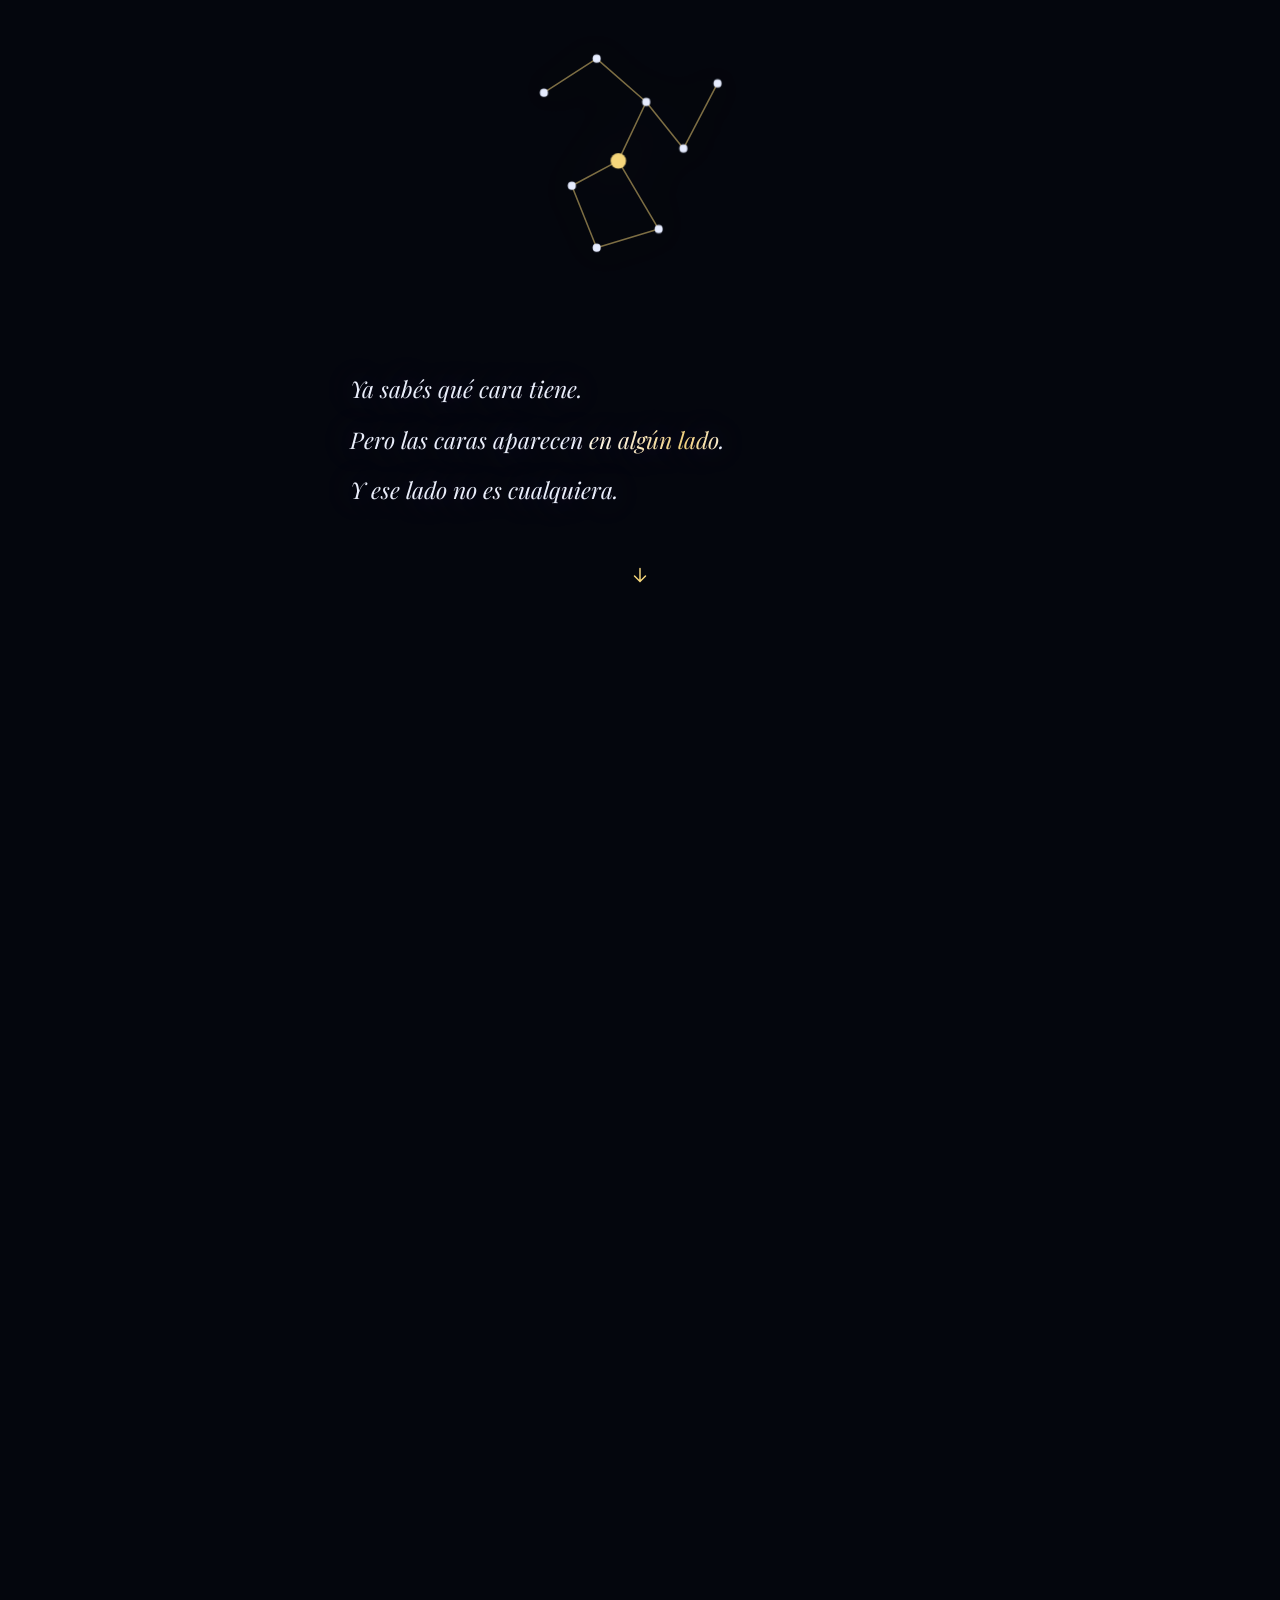
<file: u/index.html>
<!doctype html>
<html lang="es-419">
<head>
<meta charset="utf-8">
<meta name="viewport" content="width=device-width,initial-scale=1,viewport-fit=cover">
<meta name="robots" content="noindex,nofollow">
<title>Noctra — Una cosa más</title>
<link rel="preconnect" href="https://fonts.googleapis.com">
<link rel="preconnect" href="https://fonts.gstatic.com" crossorigin>
<link rel="stylesheet" href="https://fonts.googleapis.com/css2?family=Bodoni+Moda:opsz,wght@6..96,400;6..96,500&family=Manrope:wght@400;500;600;700&family=Playfair+Display:ital,wght@0,500;0,600;1,400;1,500;1,600&display=swap">
<link rel="stylesheet" href="css/u.css">
</head>
<body>
<canvas id="cielo" aria-hidden="true"></canvas>
<div class="neb" aria-hidden="true"></div>
<main id="u"></main>
<script src="js/cielo.js"></script>
<script src="js/sellos.js"></script>
<script src="js/ruleta.js"></script>
<script src="js/pasos.js"></script>
<script src="js/u.js"></script>
</body>
</html>
</file>
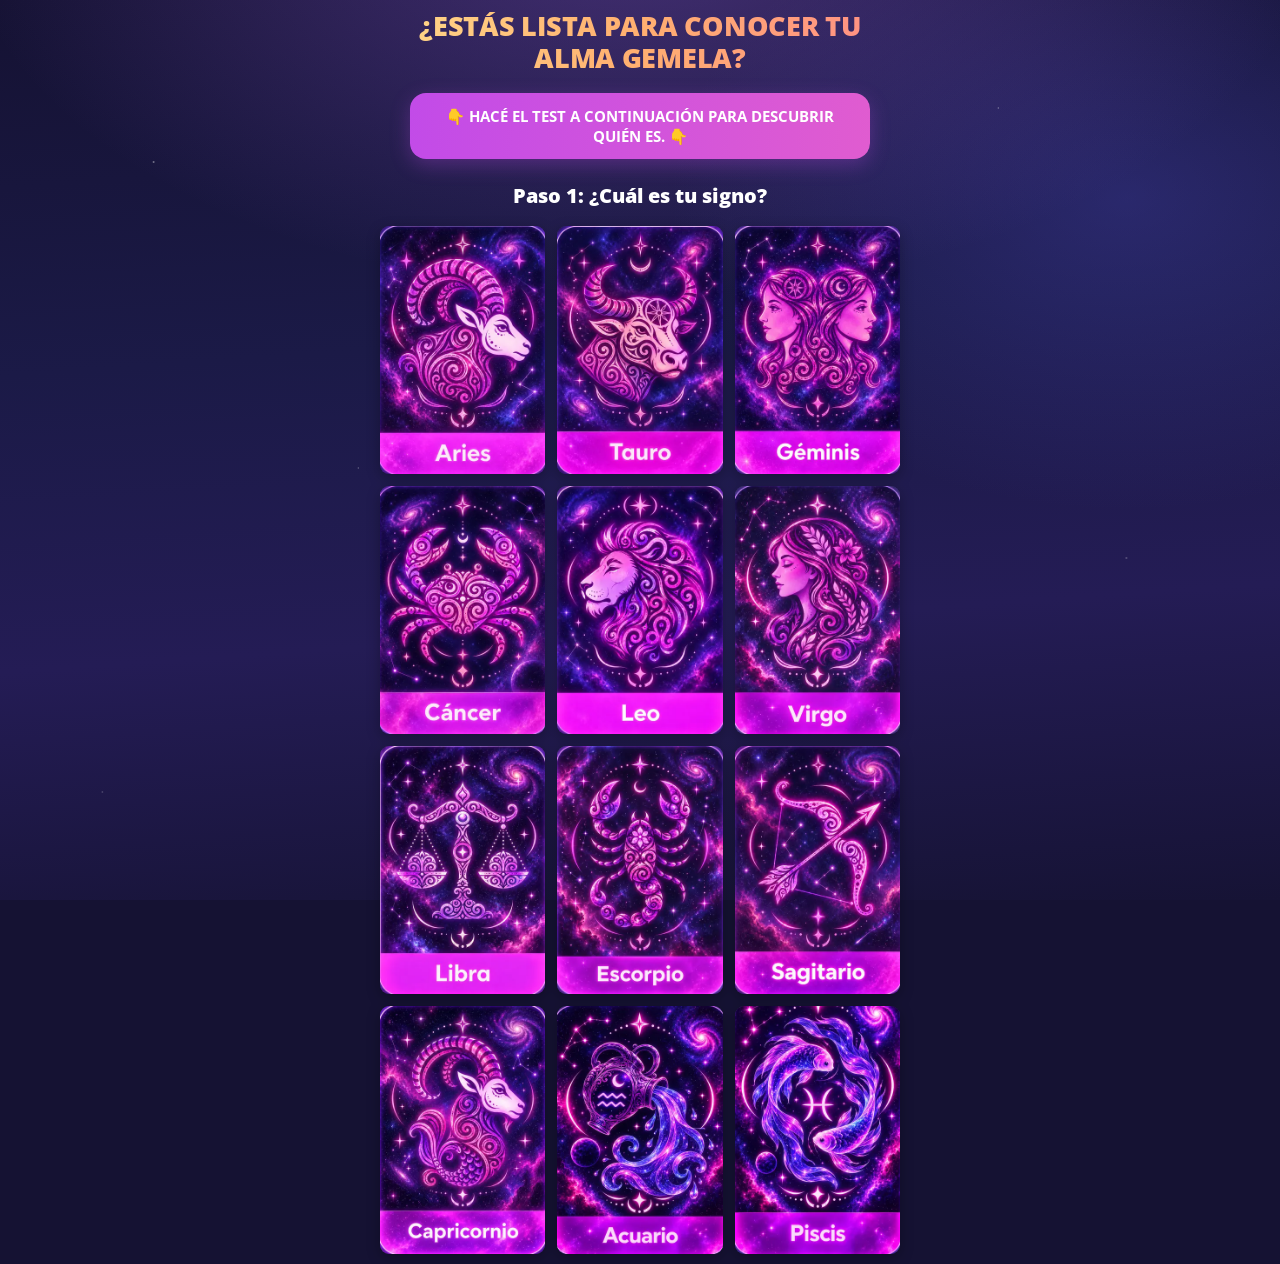
<file: v2/index.html>
<!doctype html>
<html lang="es">
<head>
<meta charset="utf-8">
<meta name="viewport" content="width=device-width, initial-scale=1, viewport-fit=cover">
<title>Noctra · Retrato del Alma Gemela</title>

<meta name="description" content="Descubrí con quién estás destinada/o. Hacé el test de 1 minuto y recibí el Retrato de tu Alma Gemela.">
<meta property="og:type" content="website">
<meta property="og:title" content="Noctra · Retrato del Alma Gemela">
<meta property="og:description" content="Descubrí con quién estás destinada/o. Test de 1 minuto.">
<meta property="og:image" content="https://noctrastral.online/assets/og.jpg">
<meta property="og:locale" content="es_AR">
<meta name="twitter:card" content="summary_large_image">

<link rel="preconnect" href="https://noctralmagemela.myshopify.com">
<link rel="preconnect" href="https://fonts.googleapis.com">
<link rel="preconnect" href="https://fonts.gstatic.com" crossorigin>
<link rel="stylesheet" href="https://fonts.googleapis.com/css2?family=Open+Sans:wght@400;600;700;800&display=swap" media="print" onload="this.media='all'">
<meta name="theme-color" content="#9974F6">
<link rel="icon" href="/favicon.svg" type="image/svg+xml">
<link rel="stylesheet" href="/v2/css/quiz.css?v=37">

<!-- Las tres primeras cartas de la grilla de signos.

     La grilla la dibuja el JS, asi que sin esto el navegador no se entera
     de que estas imagenes existen hasta despues de bajar y ejecutar
     content.js y app.js: casi un segundo de cuadros grises en la primera
     pantalla del embudo. Declaradas aca, empiezan a bajar mientras todavia
     se esta leyendo el HTML.

     Tres y no doce a proposito: son las de la primera fila. Precargar las
     doce le sacaria ancho de banda al JS, que es lo que hace falta para
     que la pagina sea tocable. -->
<link rel="preload" as="image" href="/v2/assets/aries.webp" fetchpriority="high">
<link rel="preload" as="image" href="/v2/assets/tauro.webp" fetchpriority="high">
<link rel="preload" as="image" href="/v2/assets/geminis.webp" fetchpriority="high">

<!-- Meta Pixel — el mismo de siempre, a propósito.
     Un píxel nuevo empezaría a aprender de cero y tiraría a la basura todo
     lo que este ya sabe sobre quién compra. Los eventos se separan por
     campaña y por el cart attribute de arriba, no por píxel. -->
<script>
!function(f,b,e,v,n,t,s){if(f.fbq)return;n=f.fbq=function(){n.callMethod?
n.callMethod.apply(n,arguments):n.queue.push(arguments)};if(!f._fbq)f._fbq=n;
n.push=n;n.loaded=!0;n.version='2.0';n.queue=[];
var pedido=false;
f.__pixelNoctra=function(){if(pedido)return;pedido=true;
  t=b.createElement(e);t.async=!0;t.src=v;
  s=b.getElementsByTagName(e)[0];s.parentNode.insertBefore(t,s);};
}(window,document,'script','https://connect.facebook.net/en_US/fbevents.js');
fbq('init','1563930394938040');fbq('track','PageView');
addEventListener('load',function(){
  if(window.requestIdleCallback)requestIdleCallback(window.__pixelNoctra,{timeout:2000});
  else setTimeout(window.__pixelNoctra,600);
});
setTimeout(function(){window.__pixelNoctra();},2500);
</script>
<noscript><img height="1" width="1" style="display:none" alt=""
src="https://www.facebook.com/tr?id=1563930394938040&ev=PageView&noscript=1"></noscript>
</head>
<body>
<main id="app" aria-live="polite"></main>

<script src="https://cdn.utmify.com.br/scripts/utms/latest.js"
  data-utmify-prevent-xcod-sck data-utmify-prevent-subids async defer></script>

<!-- Compartidos con la portada: la atribución tiene que ser IDÉNTICA en los
     dos embudos o el webhook deja de poder atar la venta al anuncio. Es la
     única parte que no se duplica, justamente porque no debe divergir. -->
<script src="/js/perfil-codigo.js?v=37"></script>
<script src="/js/pixel.js?v=37"></script>

<!-- Propios del v2: acá se construye el quiz nuevo.

     Los tres llevan el MISMO ?v=. El copy (content.js) y el motor (app.js)
     viajan juntos: si el navegador guardara uno viejo y bajara el otro
     nuevo, el copy nuevo saldría sin procesar (por ejemplo, con las llaves
     de género a la vista). Al cambiar cualquiera de los tres, se sube el
     número en los tres. -->
<script src="/v2/js/content.js?v=37"></script>
<script src="/v2/js/app.js?v=39"></script>
</body>
</html>
</file>
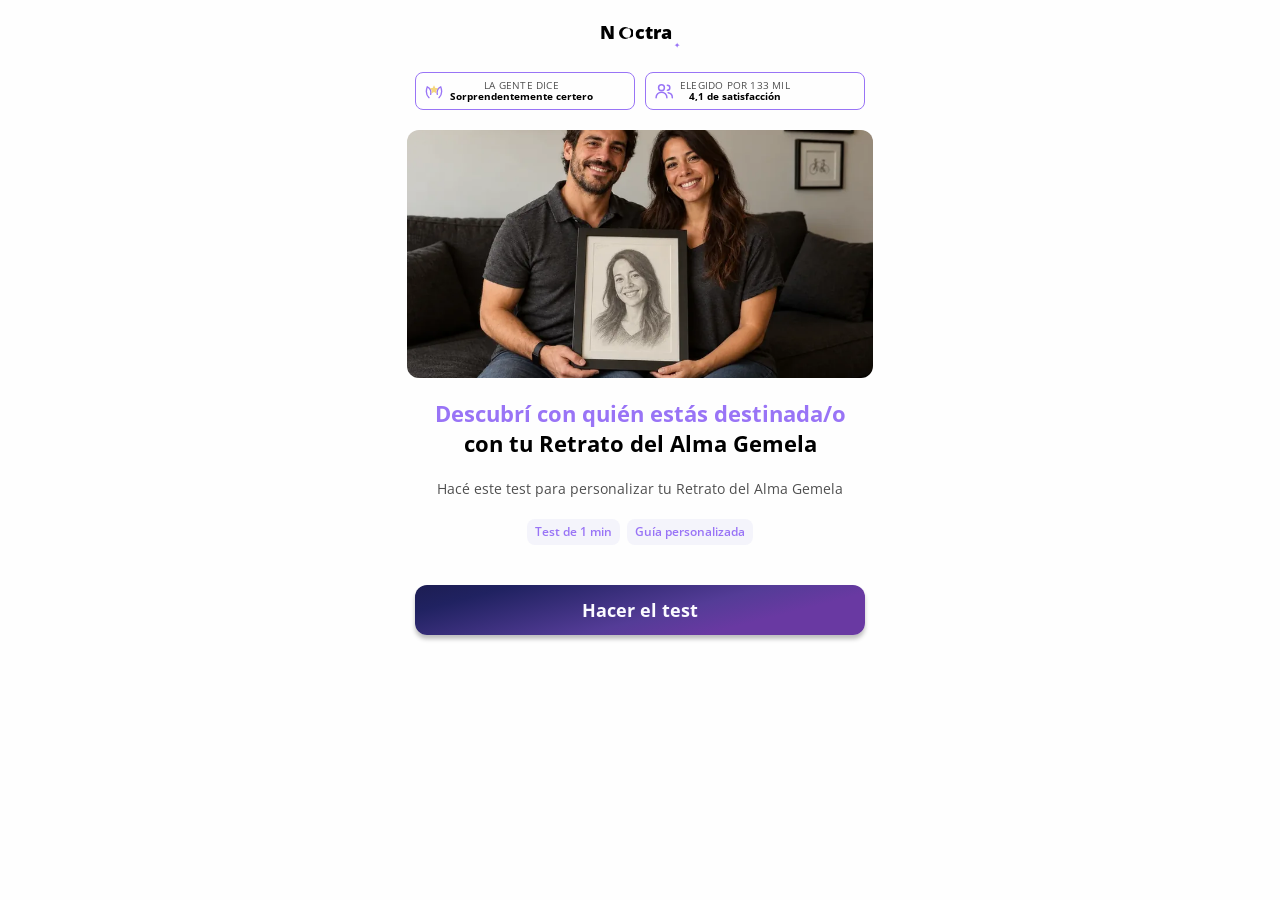
<file: v1.html>
<!doctype html>
<html lang="es">
<head>
<meta charset="utf-8">
<meta name="viewport" content="width=device-width, initial-scale=1, viewport-fit=cover">
<title>Noctra · Retrato del Alma Gemela</title>
<link rel="preconnect" href="https://fonts.googleapis.com">
<link rel="preconnect" href="https://fonts.gstatic.com" crossorigin>
<!-- La hoja de Google Fonts bloqueaba el primer pintado: hasta que respondía,
     la pantalla quedaba en blanco. Con media="print" el navegador la baja sin
     bloquear y la aplica al terminar; mientras tanto se ve la tipografía del
     sistema, que ya está declarada como respaldo en --font. -->
<link rel="stylesheet" href="https://fonts.googleapis.com/css2?family=Open+Sans:wght@400;600;700;800&display=swap" media="print" onload="this.media='all'">
<noscript><link rel="stylesheet" href="https://fonts.googleapis.com/css2?family=Open+Sans:wght@400;600;700;800&display=swap"></noscript>
<meta name="description" content="Descubrí con quién estás destinada/o. Hacé el test de 1 minuto y recibí el Retrato de tu Alma Gemela.">
<meta name="theme-color" content="#9974F6">
<link rel="icon" href="favicon.svg" type="image/svg+xml">
<meta property="og:type" content="website">
<meta property="og:title" content="Noctra · Retrato del Alma Gemela">
<meta property="og:description" content="Descubrí con quién estás destinada/o. Test de 1 minuto.">
<meta property="og:image" content="assets/og.jpg">
<meta property="og:locale" content="es_AR">
<meta name="twitter:card" content="summary_large_image">
<!-- El hero es el elemento que define el primer pintado: se precarga. -->
<link rel="preload" as="image" href="assets/principal.webp" fetchpriority="high">
<link rel="stylesheet" href="css/nebula.css">
<!-- Meta Pixel -->
<script>
/* El stub de fbq se define ya mismo y encola los eventos. El script de Meta
   (unos 470 KB sin comprimir) se baja recién después del primer pintado: es
   lo más pesado de la página y parsearlo traba el hilo principal en teléfonos
   modestos. Como los eventos quedan encolados, no se pierde ninguno: se
   mandan todos juntos cuando el script termina de cargar. */
!function(f,b,e,v,n,t,s){if(f.fbq)return;n=f.fbq=function(){n.callMethod?
n.callMethod.apply(n,arguments):n.queue.push(arguments)};if(!f._fbq)f._fbq=n;
n.push=n;n.loaded=!0;n.version='2.0';n.queue=[];
var pedido=false;
f.__pixelNoctra=function(){if(pedido)return;pedido=true;
  t=b.createElement(e);t.async=!0;t.src=v;
  s=b.getElementsByTagName(e)[0];s.parentNode.insertBefore(t,s);};
}(window,document,'script','https://connect.facebook.net/en_US/fbevents.js');
fbq('init','1563930394938040');fbq('track','PageView');
/* dos disparadores: lo que ocurra primero. El tope de 2,5 s cubre a quien se
   va antes de que la página termine de cargar. */
addEventListener('load',function(){
  if(window.requestIdleCallback)requestIdleCallback(window.__pixelNoctra,{timeout:2000});
  else setTimeout(window.__pixelNoctra,600);
});
setTimeout(function(){window.__pixelNoctra();},2500);
</script>
<noscript><img height="1" width="1" style="display:none" alt=""
src="https://www.facebook.com/tr?id=1563930394938040&ev=PageView&noscript=1"></noscript>
<!-- fin Meta Pixel -->
</head>
<body>
<main id="app" aria-live="polite"></main>
<div id="overlay"></div>
<!-- UTMify: captura las UTMs y las sostiene entre pantallas. Los dos flags
     "prevent" le impiden reescribir el enlace del checkout, que ya arma
     js/pixel.js con los cart attributes. Carga async: no bloquea nada. -->
<script src="https://cdn.utmify.com.br/scripts/utms/latest.js"
  data-utmify-prevent-xcod-sck data-utmify-prevent-subids async defer></script>
<script src="js/content.nebula.js"></script>
<script src="js/sketch.js"></script>
<script src="js/perfil-codigo.js"></script>
<script src="js/pixel.js"></script>
<script src="js/app.js?v=2"></script>
</body>
</html>
</file>
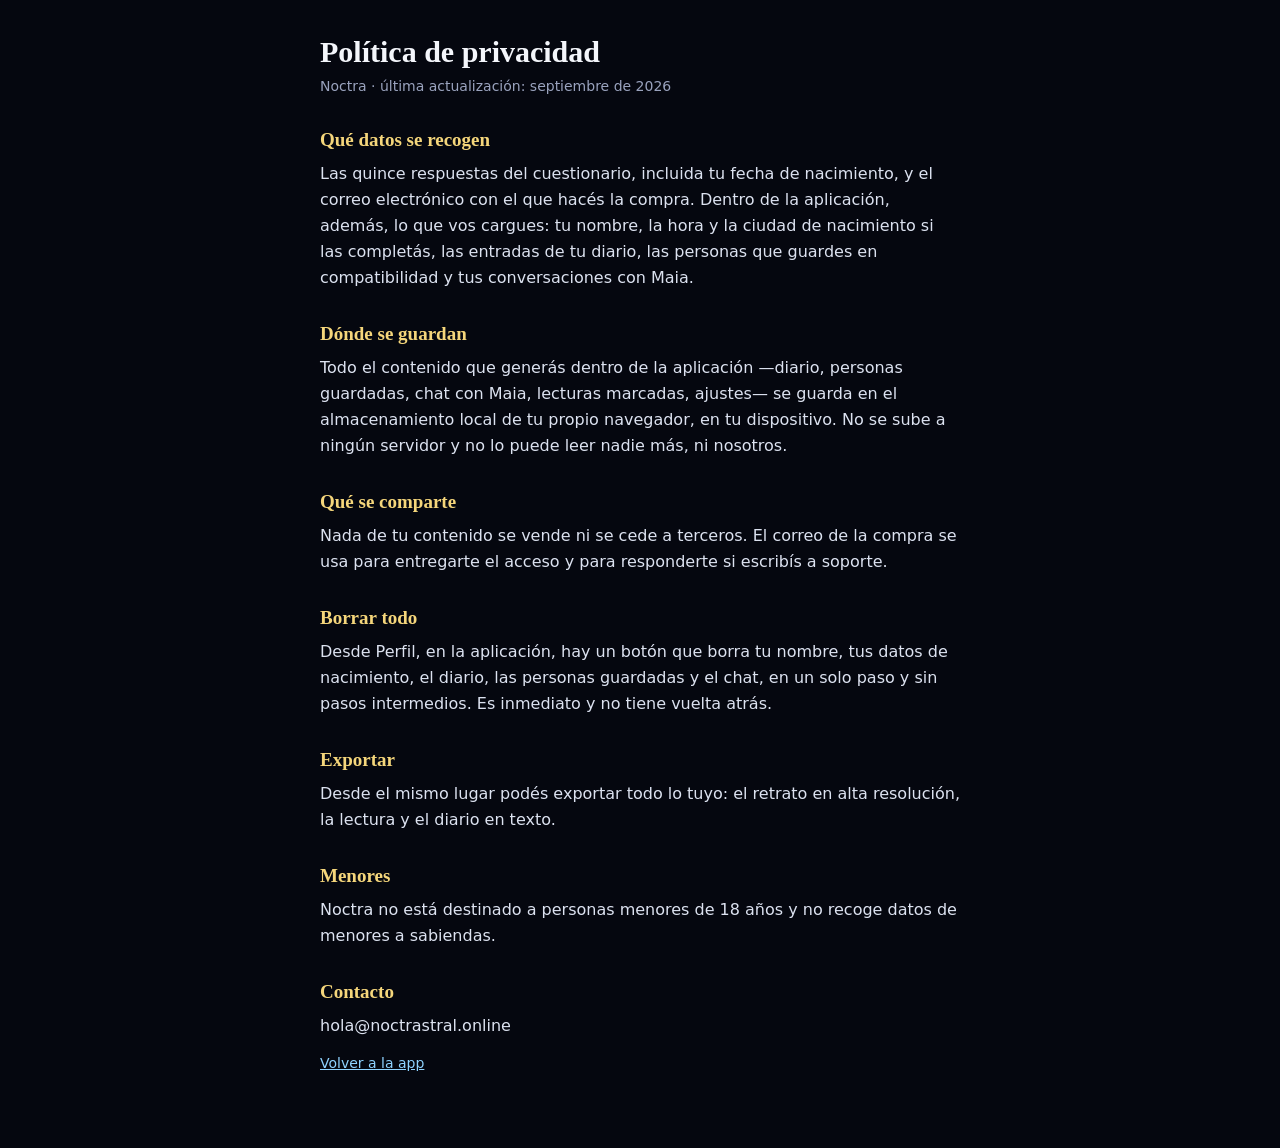
<file: app/legal/privacidad.html>
<!doctype html><html lang="es-AR"><head><meta charset="utf-8">
<meta name="viewport" content="width=device-width,initial-scale=1"><title>Noctra — Política de privacidad</title>
<style>body{margin:0;background:#05070F;color:#F4F6FB;font-family:Manrope,-apple-system,system-ui,sans-serif;line-height:26px;padding:34px 20px 60px}
main{max-width:640px;margin:0 auto}h1{font-family:Fraunces,Georgia,serif;font-size:30px;line-height:36px;margin:0 0 6px}
h2{font-family:Fraunces,Georgia,serif;font-size:19px;margin:30px 0 8px;color:#F5D67B}p{margin:0 0 14px;color:#DCE2F0}
a{color:#8FD3FF}.m{color:#9AA3BE;font-size:14px;line-height:21px}</style></head><body><main>
<h1>Política de privacidad</h1><p class="m">Noctra · última actualización: septiembre de 2026</p>
<h2>Qué datos se recogen</h2><p>Las quince respuestas del cuestionario, incluida tu fecha de nacimiento, y el correo electrónico con el que hacés la compra. Dentro de la aplicación, además, lo que vos cargues: tu nombre, la hora y la ciudad de nacimiento si las completás, las entradas de tu diario, las personas que guardes en compatibilidad y tus conversaciones con Maia.</p>
<h2>Dónde se guardan</h2><p>Todo el contenido que generás dentro de la aplicación —diario, personas guardadas, chat con Maia, lecturas marcadas, ajustes— se guarda en el almacenamiento local de tu propio navegador, en tu dispositivo. No se sube a ningún servidor y no lo puede leer nadie más, ni nosotros.</p>
<h2>Qué se comparte</h2><p>Nada de tu contenido se vende ni se cede a terceros. El correo de la compra se usa para entregarte el acceso y para responderte si escribís a soporte.</p>
<h2>Borrar todo</h2><p>Desde Perfil, en la aplicación, hay un botón que borra tu nombre, tus datos de nacimiento, el diario, las personas guardadas y el chat, en un solo paso y sin pasos intermedios. Es inmediato y no tiene vuelta atrás.</p>
<h2>Exportar</h2><p>Desde el mismo lugar podés exportar todo lo tuyo: el retrato en alta resolución, la lectura y el diario en texto.</p>
<h2>Menores</h2><p>Noctra no está destinado a personas menores de 18 años y no recoge datos de menores a sabiendas.</p>
<h2>Contacto</h2><p>hola@noctrastral.online</p>
<p class="m"><a href="../">Volver a la app</a></p>
</main></body></html>
</file>
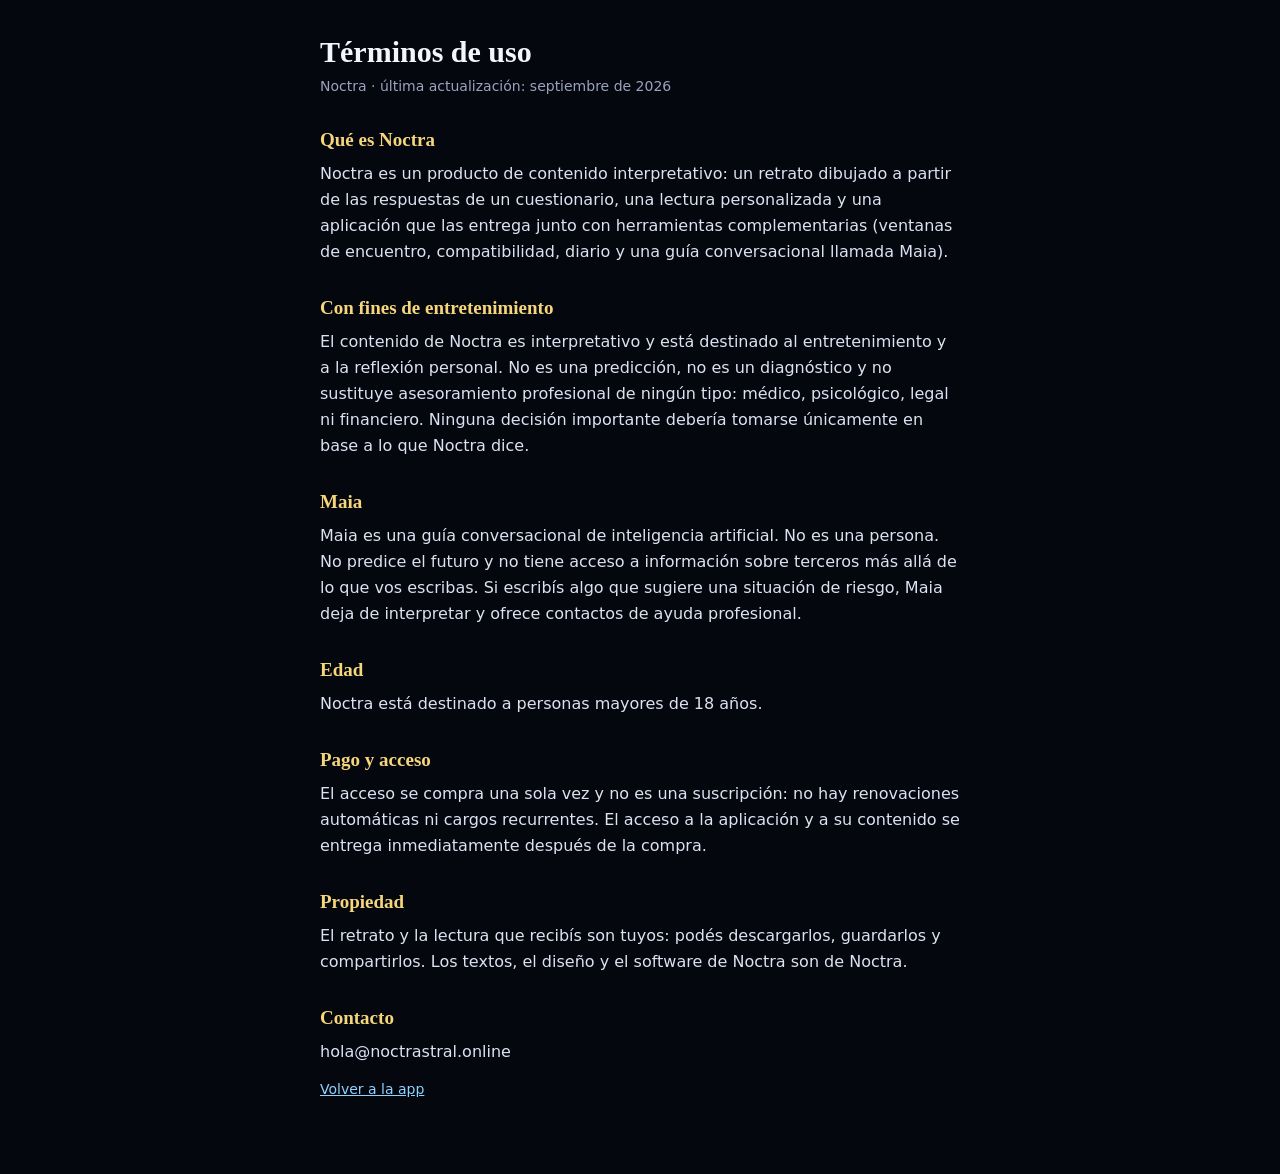
<file: app/legal/terminos.html>
<!doctype html><html lang="es-AR"><head><meta charset="utf-8">
<meta name="viewport" content="width=device-width,initial-scale=1"><title>Noctra — Términos</title>
<style>body{margin:0;background:#05070F;color:#F4F6FB;font-family:Manrope,-apple-system,system-ui,sans-serif;line-height:26px;padding:34px 20px 60px}
main{max-width:640px;margin:0 auto}h1{font-family:Fraunces,Georgia,serif;font-size:30px;line-height:36px;margin:0 0 6px}
h2{font-family:Fraunces,Georgia,serif;font-size:19px;margin:30px 0 8px;color:#F5D67B}p{margin:0 0 14px;color:#DCE2F0}
a{color:#8FD3FF}.m{color:#9AA3BE;font-size:14px;line-height:21px}</style></head><body><main>
<h1>Términos de uso</h1><p class="m">Noctra · última actualización: septiembre de 2026</p>
<h2>Qué es Noctra</h2><p>Noctra es un producto de contenido interpretativo: un retrato dibujado a partir de las respuestas de un cuestionario, una lectura personalizada y una aplicación que las entrega junto con herramientas complementarias (ventanas de encuentro, compatibilidad, diario y una guía conversacional llamada Maia).</p>
<h2>Con fines de entretenimiento</h2><p>El contenido de Noctra es interpretativo y está destinado al entretenimiento y a la reflexión personal. No es una predicción, no es un diagnóstico y no sustituye asesoramiento profesional de ningún tipo: médico, psicológico, legal ni financiero. Ninguna decisión importante debería tomarse únicamente en base a lo que Noctra dice.</p>
<h2>Maia</h2><p>Maia es una guía conversacional de inteligencia artificial. No es una persona. No predice el futuro y no tiene acceso a información sobre terceros más allá de lo que vos escribas. Si escribís algo que sugiere una situación de riesgo, Maia deja de interpretar y ofrece contactos de ayuda profesional.</p>
<h2>Edad</h2><p>Noctra está destinado a personas mayores de 18 años.</p>
<h2>Pago y acceso</h2><p>El acceso se compra una sola vez y no es una suscripción: no hay renovaciones automáticas ni cargos recurrentes. El acceso a la aplicación y a su contenido se entrega inmediatamente después de la compra.</p>
<h2>Propiedad</h2><p>El retrato y la lectura que recibís son tuyos: podés descargarlos, guardarlos y compartirlos. Los textos, el diseño y el software de Noctra son de Noctra.</p>
<h2>Contacto</h2><p>hola@noctrastral.online</p>
<p class="m"><a href="../">Volver a la app</a></p>
</main></body></html>
</file>
<file: css/nebula.css>
/* Tema "Nebula" — réplica visual del quiz Soulmate Sketch (valores medidos del CSS original) */
:root{
  --purple:#9974F6;--purple-dark:#543C97;--ink:#000;--ink-2:#0F0F0F;--text-2:#4F4F4F;--muted:#828282;--label:#9B9B9B;
  --opt:#EAEEF7;--line:#E0E0E0;--surface:#F7F7F7;--surface-2:#FAFAFA;--chip:#F4F4FB;--white:#FEFEFE;
  --grad:linear-gradient(165.54deg,#141333 -33.39%,#202261 15.89%,#543C97 55.84%,#6939A2 74.96%);
  --font:"Open Sans","Segoe UI",Helvetica,Arial,sans-serif;
  color-scheme:light;
}
*{box-sizing:border-box;margin:0;padding:0}
html{-webkit-text-size-adjust:100%}
body{min-height:100dvh;font-family:var(--font);font-size:16px;line-height:24px;color:var(--ink);background:var(--white)}
button,input,select{font:inherit;color:inherit}
button{cursor:pointer;border:0;background:none}
:focus-visible{outline:2px solid var(--purple);outline-offset:2px}
h1{font-size:24px;line-height:32.4px;font-weight:700;color:var(--ink-2)}
h2{font-size:20px;line-height:27px;font-weight:700}
h3{font-size:18px;line-height:24.3px;font-weight:700;color:var(--ink-2)}
h4{font-size:20px;font-weight:800;color:#2F2E37}
.muted{color:var(--text-2)}
.small{font-size:14px;line-height:21px}
.center{text-align:center}
a{color:var(--purple)}

/* shell */
#app{min-height:100dvh;display:flex;flex-direction:column;align-items:center;padding:0 0 24px}
.screen{width:100%;max-width:480px;padding:0 15px;display:flex;flex-direction:column;gap:0;animation:fade .25s ease}
@keyframes fade{from{opacity:0}to{opacity:1}}
.screen{animation-duration:.12s}
.screen.leaving{opacity:0;transition:opacity .05s}
.topbar{height:64px;display:flex;align-items:center;justify-content:space-between}
.brand{font-weight:800;font-size:18px;display:inline-flex;align-items:center;gap:2px;color:var(--ink)}
.brand .o{width:.9em;height:.9em;fill:var(--ink)!important;transform:translateY(.05em)}
.brand .dot{width:.35em;height:.35em;color:var(--purple)}
.back{width:40px;height:40px;display:grid;place-items:center;color:var(--ink)}
.back.hidden{visibility:hidden}
.card{display:flex;flex-direction:column;gap:20px;padding-top:8px}
.card.ref{gap:20px}
.card.ref h1{margin-bottom:-8px}
.spacer{flex:1}
.illus{width:100%;aspect-ratio:514/312;border-radius:16px;background:linear-gradient(135deg,#E8E8FC,#D2D1F9);display:grid;place-items:center;color:var(--purple-dark);font-size:13px;margin:12px 0}

/* progreso (fila + barra) */
.prog{display:flex;align-items:center;justify-content:space-between;height:30px;margin-top:8px}
.pback{width:30px;height:30px;display:grid;place-items:center;color:var(--purple)}
.psec{color:var(--muted);font-size:16px}
.ppill{background:rgba(232,232,252,.314);color:var(--purple);border-radius:16px;padding:4px 8px;font-size:14px;font-weight:600;line-height:21px}
.ptrack{height:6px;border-radius:12px;background:var(--line);overflow:hidden;margin:6px 0 20px}
.pfill{height:100%;background:var(--purple);transition:width .4s linear;border-radius:12px}
.trazo{display:none}

/* opciones */
.stack{display:flex;flex-direction:column;gap:20px}
.opt{position:relative;width:100%;min-height:64px;padding:0 16px;border-radius:12px;background:var(--opt);border:1px solid var(--line);box-shadow:2px 2px 6px rgba(84,60,151,.25);display:flex;align-items:center;gap:12px;text-align:left;color:var(--ink);font-size:14px;font-weight:400;transition:background .2s,color .2s,transform .15s}
.opt .em{font-size:32px;line-height:32px;width:32px;flex:none;display:flex;align-items:center;justify-content:center}
.opt .lbl{flex:1;font-size:14px;line-height:20px}
.opt .ic{width:20px;height:20px;flex:none;color:var(--line)}
.opt:active{transform:scale(.99)}
.opt.sel{background:var(--purple);color:#fff;border-color:var(--line)}
.opt.sel .ic{color:#fff}
.opt.picked{background:var(--purple);color:#fff}
.opt.dim{opacity:.7;transition:opacity .1s}
#multi .opt{min-height:66px;border-radius:10px;padding:16px 12px}
#multi .opt .ic{width:20px;height:20px;border-radius:50%;background:#FBFBFF;border:1px solid var(--line);color:transparent;padding:2px}
#multi .opt.sel .ic{background:transparent;border-color:transparent;color:#fff;padding:0}
.opt.yes,.opt.ghost.no{justify-content:center;font-weight:600;font-size:16px}
.opt.ghost{background:#fff}

/* CTA */
.cta{width:100%;min-height:50px;border-radius:12px;background:var(--grad);color:#FBFBFF;font-size:18px;font-weight:700;display:flex;align-items:center;justify-content:center;box-shadow:0 4px 4px rgba(0,0,0,.25);margin-top:20px;transition:opacity .2s}
.cta[disabled]{opacity:.5;cursor:not-allowed}
.cta.sm{min-height:46px;font-size:14px;text-transform:uppercase;padding:0 16px;width:auto;margin:0;background:var(--purple);box-shadow:none}
.cta.pulse,.cta.sm.pulse{background:var(--purple);text-transform:uppercase;animation:pulse 1.5s infinite;box-shadow:0 0 0 2.4px rgba(153,116,246,.32)}
@keyframes pulse{0%{transform:scale(.97)}70%{transform:scale(1);box-shadow:0 0 0 4px rgba(153,116,246,.2)}100%{transform:scale(.97);box-shadow:0 0 0 0 rgba(153,116,246,.2)}}
.cta .mo,.cta .ar{display:none}

/* landing */
.badges{display:grid;grid-template-columns:1fr 1fr;gap:10px;width:100%}
.badge{display:flex;align-items:center;gap:6px;border:1px solid var(--purple);border-radius:8px;padding:8px;height:38px}
.badge svg{width:20px;height:20px;color:var(--purple);flex:none}
.badge small{display:block;font-size:10px;line-height:10px;letter-spacing:.02em;color:var(--text-2)}
.badge b{display:block;font-size:10px;line-height:12px;font-weight:700}
.hero-photo{width:100%}
.photo-ph{width:100%;aspect-ratio:330/206;border-radius:12px;background:linear-gradient(135deg,#D9D6CF,#B8B3AA);display:grid;place-items:center;color:#4F4F4F;font-size:12px}
.rot{display:flex;flex-direction:column;align-items:center;text-align:center;gap:0;min-height:60px}
.rot-line{display:block;color:var(--purple);font-size:22px;line-height:30px;font-weight:700;min-height:30px;transition:opacity .3s}
.rot-line.out{opacity:0}
.rot h1{font-size:22px;line-height:30px;color:var(--ink)}
.chips{display:flex;flex-wrap:wrap;gap:7px;justify-content:center}
.chip{background:var(--chip);border-radius:8px;padding:4px 8px;font-size:12px;font-weight:600;color:var(--purple);display:inline-flex;gap:4px;align-items:center;line-height:18px}
.chip svg{display:none}
.card .muted{font-size:14px;line-height:21px;text-align:center}
.legal{font-size:12px;line-height:18px;color:var(--text-2);text-align:center}
.legal a{color:var(--purple)}
.gtitle{color:var(--purple)}

/* prueba social */
.social-h2,.card > h2{font-size:32px;line-height:43px;font-weight:700}
.testi{background:var(--surface);border-radius:20px;padding:16px;display:flex;flex-direction:column;gap:8px}
.testi .quote{color:var(--purple);font-size:40px;line-height:1;font-weight:700}
.testi .stars{display:none}
.testi q{font-size:16px;line-height:24px;quotes:none}
.testi mark{background:#D1C3E3;border-radius:6px;padding:0 4px;font-size:18px;font-weight:600;color:var(--ink)}
.testi .who{display:flex;align-items:center;gap:8px;padding-top:16px;margin-top:8px}
.testi .who i{width:44px;height:44px;border-radius:50%;background:#D2D1F9;color:#24244F;display:grid;place-items:center;font-style:normal;font-weight:600;font-size:14px;flex:none}
.testi .who b{font-size:16px;font-weight:600;color:var(--ink)}
.testi .who span{font-size:14px;color:var(--text-2)}
.testi .who .date{margin-left:auto;font-size:12px;color:var(--text-2)}

/* pregunta */
.card > h2:not(:first-child){font-size:20px;line-height:27px;margin-bottom:-12px}
.card .small.muted{text-align:left;font-size:16px;line-height:24px;color:var(--text-2)}

/* fecha (bottom sheet con ruedas) */
.sheet{position:fixed;left:0;right:0;bottom:0;background:var(--surface-2);border:1px solid rgba(15,15,15,.12);border-radius:20px 20px 0 0;padding:14px 15px 20px;display:flex;flex-direction:column;gap:10px;max-width:480px;margin:0 auto}
.wheels{position:relative;display:grid;grid-template-columns:1fr 1fr 1fr;gap:8px;height:160px}
.wheel{height:160px;overflow-y:auto;scroll-snap-type:y mandatory;padding:60px 0;scrollbar-width:none;position:relative;z-index:1}
.wheel::-webkit-scrollbar{display:none}
.wi{height:40px;line-height:40px;text-align:center;scroll-snap-align:center;color:var(--muted);font-size:14px;cursor:pointer}
.wi.on{color:var(--ink-2);font-weight:400;font-size:16px}
.wsel{position:absolute;left:0;right:0;top:60px;height:40px;border-top:1px solid var(--line);border-bottom:1px solid var(--line);pointer-events:none}
.wheels::before,.wheels::after{content:"";position:absolute;left:0;right:0;height:50px;z-index:2;pointer-events:none}
.wheels::before{top:0;background:linear-gradient(var(--surface-2),transparent)}
.wheels::after{bottom:0;background:linear-gradient(transparent,var(--surface-2))}
.sheet .cta{min-height:56px;margin-top:6px}

/* tiles de imagen */
.visual{display:grid;grid-template-columns:1fr 1fr;gap:12px}
.visual button{display:flex;flex-direction:column;gap:4px;text-align:left;border-radius:0}
.visual button .ph{width:100%;aspect-ratio:4/3;border-radius:12px;overflow:hidden;display:grid;place-items:center}
.visual button .ph-ic{width:28px;height:28px;color:rgba(0,0,0,.35)}
.visual button span{font-size:14px;color:var(--text-2)}
.visual button.sel .ph{box-shadow:0 0 0 3px var(--purple)}
.visual button.dim{opacity:.6}

/* escala segmentada */
.scale{display:flex;margin-top:6px}
.scale button{flex:1;height:68px;background:var(--surface);border:1px solid #EDEDED;display:grid;place-items:center;margin-left:-1px}
.scale button:first-child{border-radius:12px 0 0 12px;margin-left:0}
.scale button:last-child{border-radius:0 12px 12px 0}
.scale button .em{font-size:24px}
.scale button.sel{background:var(--purple)}
.scale-lbl{display:flex;justify-content:space-between;font-size:12px;color:var(--label);margin-top:6px}

/* email */
.field{width:100%;height:46px;border-radius:25px;border:1px solid var(--muted);padding:10px 15px;background:#fff;color:#333;font-size:16px}
.field::placeholder{color:#828282}
.field:focus{outline:none;border-color:var(--purple)}
.field.err{border-color:#E93D44}
.hint.err{color:#E93D44;font-size:13px}
.hint{font-size:13px}

/* transición */
.trans{position:fixed;inset:0;z-index:15;display:grid;place-items:center;background:linear-gradient(180deg,#1F1C4E 0%,#3B2A7A 55%,#6A3D9E 100%)}
.trans-in{width:min(360px,86vw);text-align:center}
.trans-txt{font-weight:700;font-size:28px;line-height:36px;color:#fff;opacity:0}
.trans-txt.in{animation:transIn 2.3s ease forwards}
@keyframes transIn{0%{opacity:0;transform:translateY(8px)}18%{opacity:1;transform:none}82%{opacity:1}100%{opacity:0;transform:translateY(-6px)}}
.trans-logo .brand{font-size:40px;color:#fff}
.trans-logo .brand .o{fill:#fff!important}
.trans-logo .brand .dot{color:#fff}

/* venta */
.sales{width:100%;max-width:480px;display:flex;flex-direction:column;gap:26px;padding:70px 15px 10px}
.sticky{position:fixed;top:0;left:0;right:0;z-index:10;display:flex;justify-content:center;background:#fff;border-bottom:1px solid #EDEDED;padding:8px 15px}
.sticky .in{width:100%;max-width:450px;display:flex;align-items:center;justify-content:space-between;gap:10px;font-size:12px;color:var(--text-2)}
.sticky .av{display:inline-grid;place-items:center;width:22px;height:22px;border-radius:50%;background:#D2D1F9;color:#24244F;font-style:normal;font-weight:600;font-size:12px;margin-left:6px;vertical-align:middle}
.hero{background:linear-gradient(168deg,rgba(20,19,51,.082) -32.12%,rgba(54,57,162,.082) 4.19%,rgba(109,75,205,.082) 49.79%,rgba(157,91,233,.082) 81.72%);padding:30px 15px 40px;margin:0 -15px;display:flex;flex-direction:column;gap:14px}
.hero-top{display:flex;align-items:center;justify-content:space-between}
.hero h1{margin-top:14px}
.rating{display:inline-flex;align-items:center;gap:2px;font-size:14px;font-weight:700}
.rating svg{width:26px;height:26px;color:var(--purple)}
.benefits{display:grid;grid-template-columns:1fr 1fr;gap:12px;margin-top:6px}
.benefits div{display:flex;flex-direction:column}
.benefits .bic{width:32px;height:32px;color:var(--purple);margin-bottom:8px}
.benefits .bic svg{width:32px;height:32px}
.benefits b{font-size:14px;line-height:18.9px;margin-top:6px}
.benefits small{font-size:12px;line-height:18px;color:var(--text-2);margin-top:2px}
.sec{display:flex;flex-direction:column;gap:12px}
.sec h2{font-size:20px;line-height:27px}
.pricecard{background:#FBFBFF;border:1px solid #454895;border-radius:0 0 20px 20px;padding:9px 20px 16px;position:relative;display:flex;flex-direction:column;gap:8px;margin-top:6px}
.pc-top{position:absolute;left:-1px;right:-1px;top:-6px;height:6px;background:#454895;border-radius:2px 2px 0 0}
.pc-row{display:flex;justify-content:space-between;gap:12px;padding:10px 0;border-top:1px solid #EDEDED;font-size:14px;line-height:21px}
.pc-row b{font-weight:400;font-size:16px;white-space:nowrap}
.legalbox{background:var(--surface);border:1px solid #EDEDED;border-radius:8px;padding:12px;font-size:14px;line-height:21px;color:var(--text-2);text-align:center}
.legalbox a{color:#61B3FF;font-weight:900}
.sketchcard{background:linear-gradient(168deg,rgba(20,19,51,.082) -32.12%,rgba(54,57,162,.082) 4.19%,rgba(109,75,205,.082) 49.79%,rgba(157,91,233,.082) 81.72%);border-radius:20px;padding:12px;display:flex;flex-direction:column;gap:10px}
.sk-img{width:100%;aspect-ratio:478/399;border-radius:12px;overflow:hidden;background:#D9D6CF;display:grid;place-items:center}
.sk-blur{width:64%;height:100%;filter:blur(9px);opacity:.9}
.sk-blur svg{width:100%;height:100%}
.sk-row{display:grid;grid-template-columns:1fr 1fr;gap:10px}
.sk-row small,.sketchcard > small{font-size:12px;color:var(--text-2);display:block;margin-bottom:4px}
.sk-row b{font-size:14px}
.sketchcard p{font-size:14px;line-height:21px}
.sk-lock{position:relative;padding-right:52px}
.blurtxt{filter:blur(4px);user-select:none}
.lockic{position:absolute;right:0;top:50%;transform:translateY(-50%);width:44px;height:44px}
.list{list-style:none;display:flex;flex-direction:column;gap:8px;font-size:14px;line-height:21px;color:var(--ink)}
.list li b{color:#642B73;font-weight:600}
.list li svg{display:none}
.sales .testi{background:var(--opt);border-radius:16px;padding:16px;gap:6px}
.sales .testi .who{padding:0;margin:0}
.sales .testi .who i{width:32px;height:32px;font-size:12px}
.sales .testi .who b{color:#6A3AA2}
.sales .testi q{font-size:14px;line-height:21px}
.sales .legal{padding-bottom:8px}

/* modal checkout */
#overlay{position:fixed;inset:0;z-index:20;display:none;align-items:center;justify-content:center;padding:16px;background:rgba(0,0,0,.4)}
#overlay.on{display:flex}
.modal{width:100%;max-width:360px;max-height:92dvh;overflow-y:auto;background:#fff;border-radius:20px;padding:20px 15px 10px;display:flex;flex-direction:column;gap:12px;position:relative;color:#2F2E37}
.modal .x{position:absolute;right:12px;top:12px;width:24px;height:24px;color:#2F2E37}
.modal h4{margin:24px 0 8px}
.ck-row{display:flex;justify-content:space-between;gap:12px;font-size:14px}
.consent{display:flex;gap:10px;align-items:flex-start;font-size:12px;line-height:18px;color:#2F2E37}
.consent input{width:18px;height:18px;flex:none;accent-color:var(--purple);margin-top:1px}
.paytabs{display:flex;gap:8px}
.paytabs button{flex:1;height:68px;border:2px solid #7270C0;border-radius:12px;background:#FBFBFF;font-size:14px;font-weight:500;letter-spacing:.4px}
.row{display:flex;gap:10px}
.stack{display:flex;flex-direction:column}
.modal .cta{margin-top:0}

/* gracias */
.canvas{position:relative;width:200px;height:250px;border-radius:12px;overflow:hidden;background:#D9D6CF;margin:0 auto}
.canvas.xl{width:min(280px,72vw);height:min(350px,90vw)}
.canvas svg{width:100%;height:100%;display:block}
.canvas .sign{position:absolute;left:8px;bottom:6px;font-style:italic;font-size:11px;color:#5A5650}
.reveal{animation:revealIn 2.5s ease forwards}
@keyframes revealIn{from{filter:blur(14px)}to{filter:blur(0)}}
.feedback{display:grid;grid-template-columns:repeat(3,1fr);gap:8px}
.feedback .opt{min-height:50px;justify-content:center}
.pt,.ripple{display:none}

@media (prefers-reduced-motion:reduce){*,*::before,*::after{animation:none!important;transition:none!important}}

/* CTA fijo abajo (multi-select y email), como Nebula */
.card:has(#multi),.card:has(#em){padding-bottom:96px}
#multi ~ .cta,#em ~ .cta{position:fixed;width:auto;left:15px;right:15px;bottom:16px;max-width:450px;margin:0 auto;z-index:5}
.card:has(#multi)::after,.card:has(#em)::after{content:"";position:fixed;left:0;right:0;bottom:0;height:110px;background:linear-gradient(rgba(254,254,254,0),#FEFEFE 40%);z-index:4;pointer-events:none}
.card:has(#em) .legal{position:fixed;left:15px;right:15px;bottom:0;max-width:450px;margin:0 auto;z-index:6;background:#FEFEFE;padding:6px 0 10px}
#em ~ .cta{bottom:62px}
.card:has(#em){padding-bottom:150px}
/* Atajos de década para el año de nacimiento.
   La rueda tiene setenta y pico de años en una ventana de 160px: llegar a
   1968 arrastrando es, en un teléfono, casi imposible. Un toque acá y salta. */
.decadas{display:flex;flex-wrap:wrap;align-items:center;gap:6px;margin:14px 0 0;justify-content:center}
.declab{font-size:12px;color:var(--muted);margin-right:2px}
.dec{appearance:none;border:1px solid var(--line);background:transparent;color:var(--muted);
  font:inherit;font-size:13px;line-height:1;padding:8px 11px;border-radius:999px;cursor:pointer;
  min-width:42px;transition:color .15s,border-color .15s,background .15s}
.dec:hover{color:var(--ink-2)}
.dec.on{color:var(--ink-2);border-color:var(--ink-2)}
.werr{margin:12px 0 0;font-size:13px;line-height:1.4;color:var(--ink-2);text-align:center}

.wheel{cursor:grab;user-select:none;-webkit-user-select:none;touch-action:pan-y;overscroll-behavior:contain}
.wheel:active{cursor:grabbing}
.wi{transition:color .15s,font-size .15s}

/* ---- imágenes ---- */
.hero-photo{width:calc(100% + 16px);margin:0 -8px}
.hero-img{width:100%;aspect-ratio:4/3;object-fit:cover;border-radius:12px;display:block}
.illus.has-img{background:none;aspect-ratio:auto;height:243px;margin:10px 0 6px;display:flex;align-items:center;justify-content:center}
.illus.has-img img{height:100%;width:auto;max-width:100%;object-fit:contain;display:block}
.visual button .ph img{width:100%;height:100%;object-fit:cover;display:block}
.sk-img{position:relative}
.sk-photo{width:100%;height:100%;object-fit:cover;display:block;filter:blur(9px);transform:scale(1.06)}
.sk-img::after{content:"";position:absolute;inset:0;background:linear-gradient(180deg,rgba(255,255,255,0) 55%,rgba(255,255,255,.35))}
.canvas .sk-photo{filter:none;transform:none}
.list.with-ic{gap:14px}
.list.with-ic li{display:flex;align-items:center;gap:12px}
.list .lic{flex:none;width:44px;height:44px;border-radius:50%;background:var(--chip);display:grid;place-items:center}
.list .lic img{width:30px;height:30px;object-fit:contain;display:block}
.list li.cierre{color:var(--ink)}
.pc-nota{font-size:12px;line-height:18px;color:var(--text-2);border-top:1px solid #EDEDED;padding-top:10px;margin-top:2px}
.sticky .in .brand{font-size:16px}
</file>
<file: u/css/u.css>
:root{
  --base:#04060D; --sup:#0A1128;
  --card:rgba(255,255,255,.045); --linea:rgba(255,255,255,.09);
  --oro:#F5D67B; --oro-hondo:#E0A93A; --violeta:#9B7BE8; --azul:#8FD3FF;
  --tx:#F4F6FB; --tx2:#A2ABC6; --tx3:#6E7897;
  --r:22px; --r-pill:999px;
  --ease:cubic-bezier(.22,.61,.36,1);
}
*{box-sizing:border-box}
html,body{margin:0;padding:0}
body{
  background:var(--base);
  color:var(--tx);
  font:17px/1.72 ui-sans-serif,system-ui,-apple-system,"Segoe UI",Roboto,sans-serif;
  -webkit-font-smoothing:antialiased;
  min-height:100svh;
  overflow-x:hidden;
}

/* ---------- cielo ---------- */
#cielo{position:fixed;inset:0;width:100%;height:100%;z-index:0;pointer-events:none}
.neb{position:fixed;inset:0;z-index:0;pointer-events:none;
  background:
    radial-gradient(760px 520px at 18% 8%,  rgba(108,78,190,.30), transparent 64%),
    radial-gradient(680px 520px at 86% 26%, rgba(42,96,168,.26), transparent 62%),
    radial-gradient(900px 640px at 50% 104%,rgba(224,169,58,.10), transparent 66%);
  animation:respira 15s ease-in-out infinite alternate;
}
@keyframes respira{from{opacity:.75}to{opacity:1}}

#u{position:relative;z-index:1;max-width:620px;margin:0 auto;padding:0 20px 90px}

/* ---------- revelación ---------- */
.rev{min-height:76svh;display:flex;flex-direction:column;justify-content:center;gap:20px}
.rl{
  margin:0;font-size:21px;line-height:1.5;color:#E9EDFA;
  opacity:0;transform:translateY(12px);filter:blur(5px);
  animation:aparece 1.5s var(--ease) forwards;
  text-shadow:0 0 34px rgba(155,123,232,.42);
}
@keyframes aparece{to{opacity:1;transform:none;filter:blur(0)}}

.baja{display:block;margin:40px auto 0;width:22px;height:22px;opacity:0;
  animation:aparece 1s var(--ease) forwards, flota 2.2s ease-in-out infinite 1s}
@keyframes flota{0%,100%{transform:translateY(0)}50%{transform:translateY(7px)}}

/* ---------- cuerpo ---------- */
.cuerpo{opacity:0;transform:translateY(14px);transition:opacity 1.1s var(--ease),transform 1.1s var(--ease)}
.cuerpo.ver{opacity:1;transform:none}

.kick{
  margin:0 0 12px;font-size:11px;letter-spacing:.26em;color:var(--oro);
  text-shadow:0 0 18px rgba(245,214,123,.5);
}
h1{
  margin:0 0 10px;font-size:34px;line-height:1.16;font-weight:600;letter-spacing:-.01em;
  background:linear-gradient(100deg,#FFF6DF 12%,var(--oro) 34%,#FFF9EC 50%,var(--oro) 66%,#E7C98F 88%);
  background-size:220% auto;
  -webkit-background-clip:text;background-clip:text;color:transparent;
  animation:brillo 7s linear infinite;
}
@keyframes brillo{to{background-position:220% center}}
.sub{margin:0 0 30px;font-size:19px;color:var(--tx2);line-height:1.55}

.par{margin:0 0 19px;color:#CBD2E6}
.par.primero::first-letter{
  float:left;font-size:54px;line-height:.86;padding:5px 11px 0 0;
  color:var(--oro);text-shadow:0 0 26px rgba(245,214,123,.55);
}
.par b{color:var(--tx);font-weight:600}

h2{
  margin:40px 0 16px;font-size:13px;letter-spacing:.2em;color:var(--violeta);
  font-weight:600;text-transform:uppercase;text-shadow:0 0 20px rgba(155,123,232,.5);
}

.cita{
  margin:32px 0;padding:24px 22px;border-radius:var(--r);
  border:1px solid rgba(245,214,123,.26);
  background:linear-gradient(170deg,rgba(245,214,123,.075),rgba(155,123,232,.05));
  box-shadow:0 0 46px rgba(245,214,123,.10), inset 0 1px 0 rgba(255,255,255,.07);
  font-size:20px;line-height:1.5;color:#FBF3DE;text-align:center;
}

.sep{display:block;margin:38px auto;width:100%;max-width:230px;height:1px;border:0;
  background:linear-gradient(90deg,transparent,rgba(245,214,123,.55),transparent);
  position:relative;overflow:visible}
.sep::after{content:"\2726";position:absolute;left:50%;top:-11px;transform:translateX(-50%);
  color:var(--oro);font-size:13px;background:var(--base);padding:0 11px;
  text-shadow:0 0 16px rgba(245,214,123,.75)}

/* ---------- lista de lo que incluye ---------- */
.card{
  background:linear-gradient(170deg,rgba(255,255,255,.055),rgba(255,255,255,.022));
  border:1px solid var(--linea);border-radius:var(--r);
  padding:8px 22px 22px;margin:30px 0;
  box-shadow:0 26px 64px rgba(0,0,0,.42), inset 0 1px 0 rgba(255,255,255,.07);
}
.bl{padding:19px 0;border-bottom:1px solid var(--linea)}
.bl:last-of-type{border-bottom:0}
.bl p{margin:0;color:var(--tx2);font-size:16px}
.lab{
  font-size:11px;letter-spacing:.17em;color:var(--oro);margin-bottom:7px!important;
  text-shadow:0 0 15px rgba(245,214,123,.42);
}
.cierre{margin:6px 0 0;padding-top:19px;border-top:1px solid var(--linea);
  font-size:15px;color:var(--tx2);text-align:center}

/* ---------- precio y botón ---------- */
.precio{display:flex;align-items:baseline;gap:13px;justify-content:center;margin:34px 0 18px}
.precio s{color:var(--tx3);font-size:17px}
.precio b{font-size:38px;color:var(--oro);letter-spacing:-.01em;
  text-shadow:0 0 38px rgba(245,214,123,.48)}

.cta{
  display:block;width:100%;border:0;cursor:pointer;position:relative;overflow:hidden;
  padding:20px 22px;border-radius:var(--r-pill);
  background:linear-gradient(180deg,#FFE9A8,var(--oro) 42%,var(--oro-hondo));
  color:#1A1206;font-size:17px;font-weight:700;font-family:inherit;line-height:1.3;
  box-shadow:0 0 0 1px rgba(255,236,186,.5), 0 16px 46px rgba(224,169,58,.36);
  transition:transform .16s var(--ease);
}
.cta::after{
  content:"";position:absolute;top:0;left:-130%;width:55%;height:100%;
  background:linear-gradient(100deg,transparent,rgba(255,255,255,.62),transparent);
  animation:pasa 4.6s ease-in-out infinite;
}
@keyframes pasa{0%,62%{left:-130%}100%{left:150%}}
.cta:active{transform:scale(.985)}

.fino{margin:13px 0 0;text-align:center;font-size:14px;color:var(--tx2)}
.no{display:block;margin:26px auto 0;background:none;border:0;cursor:pointer;
  color:var(--tx3);font-size:14px;font-family:inherit;text-decoration:underline;
  text-underline-offset:4px}
.no:hover{color:var(--tx2)}

.pd{margin:34px 0 0;padding:20px 20px;border-left:2px solid rgba(245,214,123,.42);
  background:rgba(255,255,255,.028);border-radius:0 14px 14px 0;
  font-size:16px;color:var(--tx2)}
.pd b{color:var(--oro)}

.legal{margin:30px 0 0;font-size:11.5px;line-height:1.6;color:#5C6482;text-align:center}

@media (max-width:420px){
  h1{font-size:28px}
  .rl{font-size:19px}
  .cita{font-size:18px}
  .precio b{font-size:33px}
}
@media (prefers-reduced-motion:reduce){
  .rl,.baja{animation:none;opacity:1;transform:none;filter:none}
  .cuerpo{transition:none;opacity:1;transform:none}
  h1{animation:none}
  .cta::after{animation:none}
  .neb{animation:none}
}


/* ================= tipografía celestial ================= */
body{font-family:"Manrope",ui-sans-serif,system-ui,-apple-system,"Segoe UI",Roboto,sans-serif}
h1{
  font-family:"Playfair Display","Iowan Old Style",Georgia,serif;
  font-style:italic; font-weight:500; letter-spacing:0;
  font-size:38px; line-height:1.14; margin:0 0 12px;
  color:#F6F3FF; text-shadow:0 0 42px rgba(176,150,255,.34);
  background:none; -webkit-background-clip:border-box; background-clip:border-box;
  animation:none;
}
h1 .o, .rl .o{
  font-style:italic;
  background:linear-gradient(100deg,#FFF6DF 10%,var(--oro) 34%,#FFF9EC 50%,var(--oro) 66%,#E7C98F 90%);
  background-size:220% auto;
  -webkit-background-clip:text;background-clip:text;color:transparent;
  animation:brillo 7s linear infinite;
}
.sub{
  font-family:"Playfair Display",Georgia,serif;font-style:italic;font-weight:400;
  font-size:21px;color:#B9B2D8;margin:0 0 32px;line-height:1.5;
}
.rl{font-family:"Playfair Display",Georgia,serif;font-style:italic;font-weight:400;font-size:23px}
.cita{font-family:"Playfair Display",Georgia,serif;font-style:italic;font-weight:400}

/* ================= cita con barra dorada ================= */
.nota{
  margin:26px 0;padding:4px 0 4px 20px;
  border-left:3px solid var(--oro);
  color:#D7DCF0;font-size:17px;line-height:1.6;
}

/* ================= ficha cerrada ================= */
.ficha{
  margin:32px 0;padding:22px 20px;border-radius:26px;
  border:1px solid rgba(245,214,123,.3);
  background:linear-gradient(165deg,rgba(32,26,66,.88),rgba(16,14,38,.9));
  box-shadow:0 30px 70px rgba(0,0,0,.5), inset 0 1px 0 rgba(255,255,255,.07),
             0 0 60px rgba(245,214,123,.07);
}
.fcab{display:flex;align-items:center;gap:16px;margin-bottom:22px}
.fluna{
  flex:0 0 auto;width:54px;height:54px;border-radius:50%;
  background:radial-gradient(circle at 36% 32%,#FFFDF6,#EDE6D2 62%,#D9CFB4);
  box-shadow:0 0 34px rgba(255,249,230,.45);
}
.ftit{
  margin:2px 0 0;font-family:"Playfair Display",Georgia,serif;font-style:italic;
  font-size:22px;color:#F3EFFF;
}
.flin{display:flex;gap:6px;margin:4px 0 22px}
.fhito{flex:1;text-align:center;position:relative}
.fhito::before{
  content:"";position:absolute;top:7px;left:-50%;width:100%;height:1px;
  border-top:1px dashed rgba(245,214,123,.42);
}
.fhito:first-child::before{display:none}
.fhito i{
  display:block;width:15px;height:15px;border-radius:50%;margin:0 auto 9px;
  border:1.5px solid rgba(190,180,230,.6);background:transparent;position:relative;z-index:1;
}
.fhito.med i{background:var(--oro-hondo);border-color:var(--oro-hondo);box-shadow:0 0 16px rgba(224,169,58,.7)}
.fhito.on  i{background:#FFF8E6;border-color:#FFF8E6;box-shadow:0 0 22px rgba(255,248,230,.9)}
.fhito b{display:block;font-size:14px;color:#EDEAFB;font-weight:600}
.fhito span{display:block;font-size:11.5px;color:#9A94BC;line-height:1.35;margin-top:3px}

.ffila{padding:16px 0;border-top:1px dashed rgba(255,255,255,.13)}
.ficha > .ffila:first-child{border-top:0;padding-top:4px}
.fcampo{
  margin:0 0 9px;font-size:11px;letter-spacing:.17em;color:var(--oro);
  text-shadow:0 0 14px rgba(245,214,123,.4);
}
.ftexto{margin:0;font-size:17px;color:#E7E4F7;display:flex;align-items:center;gap:7px;flex-wrap:wrap}
.tapa{
  display:inline-block;width:38px;height:17px;border-radius:5px;vertical-align:-3px;
  background:rgba(190,180,235,.42);filter:blur(4px);
}
.borr{display:block;height:12px;border-radius:6px;margin:8px 0;
  background:rgba(190,180,235,.36);filter:blur(4.5px)}

/* La letra: una lámina de papel donde el abecedario pasa borroso y al final
   se queda la chispa. Nunca se ve la letra: eso es justamente lo que se vende. */
.fletra{
  position:relative;width:min(70vw,230px);aspect-ratio:1;margin:18px auto 20px;
  border-radius:14px;overflow:hidden;
  background:
    radial-gradient(circle at 50% 34%, #FFFDF8, #FBF7EF 58%, #EFE7D6);
  box-shadow:0 10px 30px rgba(0,0,0,.35), inset 0 0 44px rgba(154,107,18,.09);
  display:flex;align-items:center;justify-content:center;
}
/* la fibra del papel, para que no parezca un cuadrado plano */
.fletra::before{
  content:"";position:absolute;inset:0;pointer-events:none;opacity:.5;
  background:
    repeating-linear-gradient(94deg, rgba(154,107,18,.045) 0 1px, transparent 1px 3px),
    repeating-linear-gradient(6deg,  rgba(154,107,18,.035) 0 1px, transparent 1px 4px);
}
.fletra b{
  font-family:"Bodoni Moda","Playfair Display",Georgia,serif;
  font-weight:500;font-size:64px;line-height:1;
  color:#9A6B12;filter:blur(3px);
  text-shadow:0 0 28px rgba(201,162,83,.95), 0 0 56px rgba(201,162,83,.6);
  transition:filter .5s var(--ease);
}
/* cuando frena, la chispa respira */
.fletra b.quieta{ animation:late 2.6s ease-in-out infinite }
@keyframes late{0%,100%{opacity:.92;transform:scale(1)}50%{opacity:1;transform:scale(1.07)}}

@media (prefers-reduced-motion:reduce){ .fletra b.quieta{animation:none} }

.fpie{
  margin:16px 0 0;padding-top:15px;border-top:1px dashed rgba(255,255,255,.13);
  font-size:14px;color:#9A94BC;text-align:center;
}

/* ================= ruleta ================= */
.rwrap{text-align:center;padding-top:16svh}
.rwrap .kick,.rwrap .sub{text-align:center}
.rueda{position:relative;width:min(84vw,330px);margin:30px auto 34px}
.raguja{
  position:absolute;top:-9px;left:50%;transform:translateX(-50%);z-index:2;
  width:0;height:0;border-left:13px solid transparent;border-right:13px solid transparent;
  border-top:20px solid #FFF8E6;filter:drop-shadow(0 2px 7px rgba(0,0,0,.6));
}
.rsvg{width:100%;height:auto;display:block;filter:drop-shadow(0 0 32px rgba(245,214,123,.26))}
.rueda.rbrilla .rsvg{filter:drop-shadow(0 0 54px rgba(245,214,123,.62))}
.vio .rsvg{filter:drop-shadow(0 0 32px rgba(155,123,232,.3))}
.rwrap.vio .rueda.rbrilla .rsvg{filter:drop-shadow(0 0 56px rgba(155,123,232,.7))}
#rgiro{transform-origin:100px 100px}
.rsec{fill:#241C53;stroke:rgba(255,255,255,.07);stroke-width:.5}
.rsec:nth-of-type(even){fill:#1C1642}
.rgana.oro{fill:#D9BA76}
.rgana.vio{fill:#8C6BE0}
.raro{fill:none;stroke:var(--oro);stroke-width:4}
.raro.vio{stroke:#A98BF0}
.rhub{fill:#EFD79B;stroke:#C9A34E;stroke-width:1.5}
.rhub.vio{fill:#D9C9FB;stroke:#7E5FD0}
.rchispa{font-size:13px;fill:#3A2B08;text-anchor:middle}
.rtxt{font-size:11px;font-weight:700;fill:#EDEAFB;text-anchor:middle;
  font-family:"Manrope",sans-serif;letter-spacing:.02em}
.rtg{fill:#2A1F06}
.rwrap.vio .rtg{fill:#140C2E}

/* la segunda ruleta es violeta: el titulo y el boton la acompanan */
.rwrap.vio h1 .o{background:linear-gradient(100deg,#F0E8FF 10%,#B79BF5 36%,#FFFFFF 52%,#A98BF0 70%,#8C6BE0 92%);
  background-size:220% auto;-webkit-background-clip:text;background-clip:text;color:transparent}
.rwrap.vio .cta{background:linear-gradient(180deg,#C7AEFB,#9B7BE8 44%,#7A57D4);color:#120A26;
  box-shadow:0 0 0 1px rgba(205,185,255,.5),0 16px 46px rgba(124,88,214,.42)}
.rwrap.vio .kick{color:#B79BF5;text-shadow:0 0 18px rgba(155,123,232,.55)}

@media (max-width:420px){ h1{font-size:30px} .rl{font-size:20px} .sub{font-size:19px} }
@media (prefers-reduced-motion:reduce){ h1 .o,.rl .o{animation:none} }


/* ================= sellos ================= */
.sello{
  width:min(66vw,236px);aspect-ratio:1;margin:0 auto 26px;
  opacity:0;animation:aparece 1.6s var(--ease) .15s forwards;
}
.sello svg{width:100%;height:100%;overflow:visible}

.gira-lento{transform-origin:100px 100px;animation:vuelta 66s linear infinite}
.gira-rapido{transform-origin:100px 100px;animation:vuelta 17s linear infinite}
@keyframes vuelta{to{transform:rotate(360deg)}}

/* rueda zodiacal */
.sa{fill:none;stroke:rgba(245,214,123,.26);stroke-width:1}
.sl{stroke:rgba(245,214,123,.2);stroke-width:1}
.st{stroke:rgba(245,214,123,.3);stroke-width:1}
.sv{fill:none;stroke:var(--oro);stroke-width:3;stroke-linecap:round;
  filter:drop-shadow(0 0 10px rgba(245,214,123,.9))}
.sp{fill:#FFF8E6;filter:drop-shadow(0 0 9px rgba(255,248,230,.95))}
.sp2{fill:var(--violeta);filter:drop-shadow(0 0 8px rgba(155,123,232,.9))}
.snucleo{fill:rgba(10,17,40,.72);stroke:rgba(245,214,123,.42);stroke-width:1}
.schispa{font-size:19px;fill:var(--oro);text-anchor:middle;
  filter:drop-shadow(0 0 12px rgba(245,214,123,.9))}

/* lunas */
.sorbita{fill:none;stroke:rgba(245,214,123,.22);stroke-width:1;stroke-dasharray:3 6}
.lcuerpo{fill:#EDE6D2}
.lsombra{fill:#0A1128}
.luna.llena .lcuerpo{fill:#FFFDF6;filter:drop-shadow(0 0 16px rgba(255,249,230,.85))}

/* constelación */
.ml{stroke:rgba(245,214,123,.5);stroke-width:1;
  stroke-dasharray:160;stroke-dashoffset:160;
  animation:traza 1.5s var(--ease) forwards}
@keyframes traza{to{stroke-dashoffset:0}}
.mp{fill:#E6ECFF;opacity:0;animation:aparece .8s var(--ease) forwards;
  filter:drop-shadow(0 0 6px rgba(230,236,255,.8))}
.mp.clave{fill:var(--oro);animation:aparece .8s var(--ease) forwards, late 2.4s ease-in-out 1.6s infinite;
  filter:drop-shadow(0 0 16px rgba(245,214,123,1))}

/* anillo 3D de letras */
.sello3d{position:relative;perspective:560px;display:flex;align-items:center;justify-content:center}
.anillo{
  position:absolute;width:100%;height:100%;transform-style:preserve-3d;
  animation:gira3d 26s linear infinite;
}
@keyframes gira3d{
  from{transform:rotateX(-20deg) rotateY(0)}
  to{transform:rotateX(-20deg) rotateY(360deg)}
}
.anillo span{
  position:absolute;left:50%;top:50%;margin:-26px 0 0 -16px;
  width:32px;height:52px;display:flex;align-items:center;justify-content:center;
  font-family:"Bodoni Moda","Playfair Display",Georgia,serif;
  font-size:30px;color:var(--oro);
  text-shadow:0 0 18px rgba(245,214,123,.75);
  /* solo se ven las letras del frente: el reverso espejado ensucia */
  -webkit-backface-visibility:hidden;backface-visibility:hidden;
}
.chispa3d{
  position:relative;z-index:2;font-style:normal;font-size:30px;color:#FFF8E6;
  text-shadow:0 0 26px rgba(255,248,230,1), 0 0 56px rgba(245,214,123,.8);
  animation:late 3s ease-in-out infinite;
}

@media (prefers-reduced-motion:reduce){
  .gira-lento,.gira-rapido,.anillo,.chispa3d,.mp.clave{animation:none}
  .ml{stroke-dashoffset:0;animation:none}
  .mp{opacity:1;animation:none}
  .sello{opacity:1;animation:none}
}


/* ================= resaltados y encuadres ================= */
/* marcador: como si alguien hubiera subrayado la frase a mano */
mark{
  background:linear-gradient(104deg,
    rgba(245,214,123,0) .9%, rgba(245,214,123,.26) 2.4%,
    rgba(245,214,123,.24) 95%, rgba(245,214,123,0) 99%);
  color:#FFF4D8;padding:1px 5px;border-radius:2px;
  -webkit-box-decoration-break:clone;box-decoration-break:clone;
  text-shadow:0 0 16px rgba(245,214,123,.45);
}
/* el mismo golpe pero violeta, para lo astrologico */
mark.v{
  background:linear-gradient(104deg,
    rgba(155,123,232,0) .9%, rgba(155,123,232,.3) 2.4%,
    rgba(155,123,232,.28) 95%, rgba(155,123,232,0) 99%);
  color:#F0E8FF;text-shadow:0 0 16px rgba(155,123,232,.5);
}

/* encuadre: una frase que se saca del texto y se enmarca */
.marco{
  position:relative;margin:34px 0;padding:26px 22px;
  border:1px solid rgba(245,214,123,.34);border-radius:4px;
  background:linear-gradient(170deg,rgba(245,214,123,.07),rgba(155,123,232,.05));
  font-family:"Playfair Display",Georgia,serif;font-style:italic;
  font-size:21px;line-height:1.5;color:#FBF3DE;text-align:center;
  box-shadow:0 0 44px rgba(245,214,123,.09);
}
/* las cuatro esquinas marcadas, como una carta astral */
.marco::before,.marco::after{
  content:"";position:absolute;width:14px;height:14px;border:1px solid var(--oro);
}
.marco::before{top:-1px;left:-1px;border-right:0;border-bottom:0}
.marco::after{bottom:-1px;right:-1px;border-left:0;border-top:0}

/* ================= sellos: mas grandes y vivos ================= */
.sello{width:min(84vw,310px);margin:0 auto 30px}
.sello svg{filter:drop-shadow(0 0 26px rgba(245,214,123,.14))}
.sello{animation:aparece 1.1s var(--ease) .1s forwards, flotar 7s ease-in-out 1.2s infinite}
@keyframes flotar{0%,100%{translate:0 0}50%{translate:0 -10px}}
.gira-lento{animation-duration:44s}
.gira-rapido{animation-duration:11s}
.anillo{animation-duration:17s}
.sello3d{perspective:700px}
.anillo span{font-size:34px}
.chispa3d{font-size:38px}

/* la revelacion entra mas rapido y mas seca */
.rl{animation-duration:1s}
.rev{min-height:66svh;gap:16px}

@media (prefers-reduced-motion:reduce){
  .sello{animation:none;opacity:1}
}


/* ===== blindaje: fondo oscuro aunque la pagina anfitriona sea clara ===== */
html,body{background:#04060D !important}
#u{position:relative;z-index:1;isolation:isolate;background:#04060D}
#u::before{content:"";position:absolute;top:0;bottom:0;left:50%;width:100vw;transform:translateX(-50%);background:#04060D;z-index:-2;pointer-events:none}
#u > #cielo,#u > .neb{z-index:-1}
</file>
<file: v2/css/quiz.css>
/* Noctra v2 — el quiz.

   Dos referencias cruzadas a propósito: la estructura de los botones y los
   emojis viene del embudo que queremos batir, y el fondo es la noche de
   Noctra. La idea es que se sienta conocido y que igual sea nuestro.

   Todo lo que se mueve dura 120–200 ms. Por encima de eso, en un embudo de
   nueve pantallas, la persona empieza a esperar al sitio en vez de al revés. */

:root{
  --ink:#F4EFFF;
  --suave:#B9AEDC;

  /* La noche. Fija al viewport: si el fondo hace scroll con el contenido,
     el degradé se corta y se ve como una pantalla partida. */
  --noche:
    radial-gradient(1100px 620px at 50% -10%, rgba(140,92,214,.42), transparent 62%),
    radial-gradient(760px 520px at 88% 22%, rgba(74,72,190,.34), transparent 60%),
    linear-gradient(176deg,#151233 0%,#1B1A47 38%,#241C55 68%,#161335 100%);

  /* El botón. El mismo salmón→magenta de la referencia. */
  --pill:linear-gradient(96deg,#F6849F 0%,#EE6BB8 46%,#D94BE8 100%);
  --pill-glow:0 0 22px rgba(224,88,208,.34), 0 6px 18px rgba(0,0,0,.34);

  --r:22px;
  --font:'Open Sans',-apple-system,BlinkMacSystemFont,'Segoe UI',Roboto,sans-serif;
}

*{box-sizing:border-box}
html{background:#151233}
body{
  margin:0; min-height:100dvh;
  background:none;
  color:var(--ink); font-family:var(--font); font-size:17px; line-height:1.45;
  -webkit-font-smoothing:antialiased;
  padding:0 16px calc(10px + env(safe-area-inset-bottom,0px));
  overflow-x:hidden;
}

/* Un polvo de estrellas muy tenue. Son sombras, no imágenes: cuesta cero
   pedidos y no retrasa el primer pintado, que es lo único que decide si la
   persona se queda. */
/* El fondo va en una capa fija propia (no background-attachment:fixed, que
   en iPhone repinta toda la pantalla en cada frame del scroll y la traba). */
body::before{
  content:""; position:fixed; inset:0; pointer-events:none; z-index:0;
  transform:translateZ(0); will-change:transform;
  background-color:#151233;
  background-image:
    radial-gradient(1.4px 1.4px at 12% 18%, rgba(255,255,255,.55), transparent),
    radial-gradient(1.2px 1.2px at 78% 12%, rgba(255,255,255,.42), transparent),
    radial-gradient(1.6px 1.6px at 62% 34%, rgba(255,255,255,.38), transparent),
    radial-gradient(1.2px 1.2px at 28% 52%, rgba(255,255,255,.34), transparent),
    radial-gradient(1.5px 1.5px at 88% 62%, rgba(255,255,255,.30), transparent),
    radial-gradient(1.2px 1.2px at 42% 78%, rgba(255,255,255,.28), transparent),
    radial-gradient(1.3px 1.3px at 8% 88%, rgba(255,255,255,.26), transparent),
    var(--noche);
}

#app{position:relative; z-index:1; max-width:520px; margin:0 auto}

/* ── barra superior ─────────────────────────────────────────────── */

.top{display:flex; align-items:center; gap:12px; padding:8px 0 12px}

.volver{
  flex:none; width:40px; height:40px; border-radius:50%;
  display:grid; place-items:center;
  background:rgba(255,255,255,.08); border:1px solid rgba(255,255,255,.16);
  color:var(--ink); cursor:pointer;
  transition:background .12s, transform .12s;
  touch-action:manipulation; -webkit-tap-highlight-color:transparent;
}
.volver:active{background:rgba(255,255,255,.18); transform:scale(.92)}

.prog{flex:1; height:7px; border-radius:99px; background:rgba(255,255,255,.14); overflow:hidden}
.prog i{
  display:block; height:100%; border-radius:99px;
  background:linear-gradient(90deg,#FFD166 0%,#FF9E52 52%,#FF5E8A 100%);
  transition:width .28s cubic-bezier(.22,.9,.3,1);
}

/* ── pantalla ───────────────────────────────────────────────────── */

.pant{animation:entra .16s ease-out}
@keyframes entra{from{opacity:0;transform:translateY(7px)}to{opacity:1;transform:none}}
@media (prefers-reduced-motion:reduce){
  .pant{animation:none}
  .prog i{transition:none}
  .op,.sg,.volver{transition:none}
}

/* La tarjeta que envuelve la pregunta, como en la referencia. */
.tarjeta{
  background:rgba(255,255,255,.045);
  border:1px solid rgba(255,255,255,.10);
  border-radius:26px; padding:26px 18px 24px;
}

h1,h2{margin:0 0 10px; text-align:center; font-weight:800; letter-spacing:-.01em}
h1{font-size:27px; line-height:1.2; text-transform:uppercase}
h2{font-size:22px; line-height:1.3}

/* El título en dorado→salmón, igual que la referencia. */
h1,h2{
  background:linear-gradient(94deg,#FFD98A 0%,#FFB070 48%,#FF8E86 100%);
  -webkit-background-clip:text; background-clip:text; color:transparent;
}

.nota{margin:0 0 20px; text-align:center; font-size:14px; color:#E9D58C}

.paso{margin:22px 0 16px; text-align:center; font-size:20px; font-weight:800; color:#fff}

.badge{
  margin:0 auto; padding:13px 16px; max-width:460px;
  border-radius:16px; text-align:center;
  font-size:15px; font-weight:700; line-height:1.35; color:#fff;
  background:linear-gradient(96deg,#C24BE8,#E05CD0);
  box-shadow:0 6px 20px rgba(180,70,220,.32);
}

.portada h1{margin-bottom:18px; padding-top:10px}

/* ── botones de respuesta ───────────────────────────────────────── */

.ops{display:flex; flex-direction:column; gap:14px; margin-top:22px}

.op{
  position:relative; display:flex; align-items:center; gap:12px;
  width:100%; min-height:62px; padding:15px 22px;
  border:0; border-radius:99px;
  background:var(--pill); box-shadow:var(--pill-glow);
  color:#fff; font:inherit; font-weight:700; font-size:17px; text-align:left;
  cursor:pointer; touch-action:manipulation;
  -webkit-tap-highlight-color:transparent;
  transition:transform .12s cubic-bezier(.3,1.3,.5,1), box-shadow .12s, filter .12s;
}
/* Textos largos: más aire y el renglón centrado en el alto. */
.ops.largo .op{min-height:66px; align-items:center}
.op .em{font-size:21px; line-height:1; flex:none}
.op .tx{flex:1}

.op:active{transform:scale(.975); filter:brightness(1.06)}
.op.sel{
  transform:scale(.975);
  box-shadow:0 0 0 3px rgba(255,255,255,.72), 0 0 30px rgba(233,95,215,.55);
}

/* ── grilla de signos ───────────────────────────────────────────── */

.grilla{display:grid; grid-template-columns:repeat(3,1fr); gap:12px}

.sg{
  display:flex; flex-direction:column; padding:0; border:0; overflow:hidden;
  /* Radio chico: la carta ya trae sus propias esquinas redondeadas en la
     ilustración, y uno grande acá se las comería. */
  border-radius:9px; background:rgba(255,255,255,.055);
  box-shadow:0 4px 14px rgba(0,0,0,.28);
  color:#fff; font:inherit; cursor:pointer; touch-action:manipulation;
  -webkit-tap-highlight-color:transparent;
  transition:transform .12s cubic-bezier(.3,1.3,.5,1), box-shadow .12s;
}
.sg:active{transform:scale(.96)}
.sg.sel{box-shadow:0 0 0 3px rgba(255,255,255,.8), 0 0 26px rgba(224,88,208,.6)}

/* 2:3 es el recorte exacto de las cartas: la grilla reserva el alto
   definitivo antes de que baje una sola imagen y no salta al cargarlas. */
.sgart{
  position:relative; display:grid; place-items:center;
  aspect-ratio:2/3; width:100%;
  background:linear-gradient(170deg,rgba(255,255,255,.08),rgba(255,255,255,.02));
}
.sgart img{position:absolute; inset:0; width:100%; height:100%; object-fit:cover}
/* El símbolo sostiene la tarjeta mientras la ilustración baja, y se apaga
   cuando llega. Si nunca llega, se queda: se lee como una decisión de
   diseño y no como una imagen rota. */
.glifo{font-style:normal; font-size:40px; line-height:1; color:#E9C6FF; opacity:.92}
.sg.con-img .glifo{display:none}

/* El nombre ya viene impreso dentro de la carta. Este cartel queda de
   respaldo: solo aparece si la ilustración no llegó. */
.sgn{
  display:none;
  padding:9px 4px; font-size:14px; font-weight:700;
  background:linear-gradient(96deg,#C24BE8,#E05CD0);
}
.sg.sin-img .sgn{display:block}

@media (max-width:360px){
  h1{font-size:24px}
  h2{font-size:20px}
  .op{font-size:16px; padding:14px 18px}
  .glifo{font-size:34px}
}

/* ── prueba social: carrusel ────────────────────────────────────── */

.badge.chico{font-size:14px; padding:11px 14px; font-weight:600; margin-bottom:18px}
.prueba h2{margin-bottom:14px}

/* Scroll-snap nativo: el deslizar es el del sistema, con su inercia y su
   rebote. Una animación propia acá se siente pegajosa en cuanto el teléfono
   no es de gama alta. */
.carru{
  display:flex; gap:0; overflow-x:auto; overscroll-behavior-x:contain;
  scroll-snap-type:x mandatory; scrollbar-width:none;
  border-radius:18px; -webkit-overflow-scrolling:touch;
}
.carru::-webkit-scrollbar{display:none}

.slide{
  position:relative; flex:0 0 100%; scroll-snap-align:center;
  aspect-ratio:1/1.24; border-radius:18px; overflow:hidden;
  background:linear-gradient(170deg,rgba(255,255,255,.10),rgba(255,255,255,.03));
  display:grid; place-items:center;
}
.slide img{width:100%; height:100%; object-fit:cover; display:block}
/* El nombre del archivo, visible sólo mientras la foto no exista. Es para
   nosotros: dice exactamente qué archivo falta y dónde va. */
.slide .ph{display:none; font-size:13px; color:var(--suave); letter-spacing:.04em}
.slide.falta .ph{display:block}
.slide.falta img{display:none}

.puntos{display:flex; justify-content:center; gap:9px; margin:16px 0 20px}
.puntos i{
  width:9px; height:9px; border-radius:50%;
  background:rgba(255,255,255,.28); transition:background .18s, transform .18s;
}
.puntos i.on{background:#E05CD0; transform:scale(1.15)}

.cta{
  width:100%; min-height:62px; padding:16px; border:0; border-radius:99px;
  background:var(--pill); box-shadow:var(--pill-glow);
  color:#fff; font:inherit; font-weight:800; font-size:18px;
  cursor:pointer; touch-action:manipulation;
  -webkit-tap-highlight-color:transparent;
  transition:transform .12s cubic-bezier(.3,1.3,.5,1), filter .12s;
}
.cta:active{transform:scale(.975); filter:brightness(1.06)}

/* ── la nota ────────────────────────────────────────────────────── */

/* La pantalla es sólo la pieza y el botón. Sin la imagen, el hueco
   sostiene el alto definitivo y nombra el archivo que falta: así el botón
   queda donde va a quedar y no salta cuando la foto llegue. */
/* Título centrado y aviso chico, como en la referencia. */
.ntit{margin:18px 0 10px; text-align:center; font-size:26px; line-height:1.25}
.nbadge{margin:0 0 16px; text-align:center; font-size:15px; font-weight:700; color:#F3ECFF}
/* El hueco reserva 4:5 desde el primer momento, no sólo cuando falla: si
   la imagen pesa y tarda, el botón igual queda abajo del pliegue en vez de
   aparecer arriba y saltar cuando llega. Con una imagen más alta que 4:5
   el hueco crece a su medida. */
.nimg{
  display:block; margin:0 0 22px; border-radius:18px; overflow:visible;
  aspect-ratio:4/5;
  background:linear-gradient(170deg,rgba(255,255,255,.06),rgba(255,255,255,.02));
}
.nimg img{width:100%; height:auto; display:block; border-radius:18px}
.nimg .ph{display:none}
.nimg.falta{
  aspect-ratio:4/5; display:grid; place-items:center; padding:20px;
  border:1px dashed rgba(255,255,255,.26);
  background:linear-gradient(170deg,rgba(255,255,255,.08),rgba(255,255,255,.02));
  color:var(--suave); font-size:13px; text-align:center; letter-spacing:.04em;
}
.nimg.falta img{display:none}
.nimg.falta .ph{display:block; font-style:normal}

/* Acá el botón no flota: vive debajo de la pieza. */
.nimg + .cta{margin-bottom:8px}

/* ── la espera ──────────────────────────────────────────────────── */

/* Todo gira con transform: el navegador lo manda a la GPU y sigue fluido
   aunque el hilo principal esté ocupado. Animar width o top acá se traba
   justo cuando la persona está mirando la pantalla fija. */
.carga{
  min-height:82vh; display:flex; flex-direction:column;
  align-items:center; justify-content:center; text-align:center;
}

.orbita{position:relative; width:180px; height:180px; margin-bottom:34px}
.aro{
  position:absolute; inset:0; border-radius:50%;
  border:3px solid transparent; animation:gira 3s linear infinite;
}
.a1{border-top-color:rgba(255,255,255,.34); border-left-color:rgba(255,255,255,.34);
    animation-duration:5.5s}
.a2{inset:6px; border-top-color:#E05CD0; border-right-color:#E05CD0;
    animation-duration:2.6s; animation-direction:reverse;
    filter:drop-shadow(0 0 6px rgba(224,92,208,.65))}
.a3{inset:6px; border-bottom-color:#FFD166; border-left-color:#FFD166;
    animation-duration:3.4s; filter:drop-shadow(0 0 6px rgba(255,209,102,.6))}
@keyframes gira{to{transform:rotate(360deg)}}

.nucleo{
  position:absolute; inset:0; margin:auto; width:22px; height:22px;
  border-radius:50%; background:#fff;
  box-shadow:0 0 14px 6px rgba(255,214,140,.85), 0 0 46px 22px rgba(255,180,90,.28);
  animation:latir 2.2s ease-in-out infinite;
}
@keyframes latir{0%,100%{transform:scale(1);opacity:1}50%{transform:scale(1.14);opacity:.9}}

.ctit{
  font-size:26px; background:none; color:#FFE9A8; -webkit-text-fill-color:#FFE9A8;
  text-shadow:0 0 22px rgba(255,220,130,.45); margin-bottom:8px;
}
.csub{
  margin:0; font-size:15px; letter-spacing:.14em;
  color:#B9AEDC; text-transform:uppercase;
}

/* Quien pidió menos animación ve el círculo quieto, y la pantalla avanza
   igual porque el salto lo maneja un temporizador, no la animación. */
@media (prefers-reduced-motion:reduce){
  .aro,.nucleo{animation:none}
}

/* ── resultado ──────────────────────────────────────────────────── */

.res{padding-top:10px}
.brilla{
  font-size:34px; line-height:1.12; margin-bottom:22px;
  text-shadow:0 0 30px rgba(255,190,110,.42);
}
.rcard{
  background:rgba(255,255,255,.05); border:1px solid rgba(255,255,255,.14);
  border-radius:18px; padding:20px 18px; margin:0 0 34px;
  font-size:17px; line-height:1.5; color:#F2ECFF;
}

/* El campo con borde magenta encendido: en una pantalla oscura el input
   tiene que gritar dónde se escribe, o la persona toca el botón sin
   escribir nada y se frustra.

   17px de fuente y no menos: por debajo de 16, iOS hace zoom al enfocar y
   descuadra la pantalla entera justo cuando aparece el teclado. */
.txt{
  display:block; width:100%; min-height:62px; padding:16px 18px;
  margin:0 0 18px; border-radius:99px;
  font:inherit; font-size:17px; font-weight:600;
  color:var(--ink); -webkit-appearance:none;
  border:2px solid #C24BE8; background:rgba(255,255,255,.07);
  box-shadow:0 0 18px rgba(194,75,232,.28); text-align:center;
  transition:border-color .15s, box-shadow .15s;
}
.txt::placeholder{color:#9D90C4; font-weight:500}
.txt:focus{outline:none; border-color:#E05CD0; box-shadow:0 0 24px rgba(224,92,208,.42)}
.txt.mal{border-color:#FF6B8A; box-shadow:0 0 18px rgba(255,107,138,.3)}
.msgmal{margin:-10px 0 16px; font-size:14px; color:#FF9FB2}

.cta.verde{
  background:linear-gradient(96deg,#63E6A4 0%,#45DCC0 100%);
  color:#0B2A22; text-transform:uppercase; letter-spacing:.02em;
  box-shadow:0 0 26px rgba(80,225,175,.40), 0 6px 18px rgba(0,0,0,.34);
}

/* ── conectado ──────────────────────────────────────────────────── */

.aviso{
  background:linear-gradient(96deg,#F97A4D,#FF9A5B);
  border-radius:18px; padding:16px 14px; margin:6px 0 26px;
  box-shadow:0 0 30px rgba(255,150,80,.7), 0 8px 26px rgba(249,122,77,.34);
  border:2px solid rgba(255,255,255,.35); will-change:transform;
  animation:avisoPulso 1.3s ease-in-out .75s infinite, avisoCae .7s cubic-bezier(.2,.9,.3,1.25) backwards;
}
.aviso b{display:block; font-size:21px; font-weight:800; color:#fff; margin-bottom:10px; animation:avisoTemblor 2.2s ease-in-out infinite}
@keyframes avisoPulso{0%,100%{transform:scale(1)}50%{transform:scale(1.03)}}
/* Cae desde arriba de la pantalla y frena con un rebote corto. */
@keyframes avisoCae{from{opacity:0; transform:translateY(-140%)}60%{opacity:1}to{opacity:1; transform:none}}
@keyframes avisoTemblor{0%,80%,100%{transform:none}84%{transform:translateX(-3px)}88%{transform:translateX(3px)}92%{transform:translateX(-2px)}96%{transform:translateX(2px)}}
.cupo{
  display:block; background:rgba(255,255,255,.22); border-radius:12px;
  padding:9px 12px; font-size:15px; font-weight:700; color:#fff;
}

h2.multi{font-size:23px; line-height:1.34; margin-bottom:30px}

/* Tarjeta de contacto, minimalista: foto, nombre, "En línea" y el punto
   verde. Nada más; la ficha larga distraía del "tocá para hablar". */
.persona{
  display:flex; align-items:center; gap:16px; text-align:left;
  background:#fff; border-radius:24px; padding:16px 20px 16px 16px; margin:0 0 22px;
  box-shadow:0 12px 30px rgba(0,0,0,.30);
}
.pav{position:relative; flex:none; width:64px; height:64px; border-radius:50%; overflow:hidden}
.pav img{width:100%; height:100%; object-fit:cover; object-position:50% 22%; display:block}
.pav .ph{display:none}
.pav.falta{background:linear-gradient(150deg,#EAE5F6,#CFC5E8); display:grid; place-items:center}
.pav.falta img{display:none}
.pav.falta .ph{display:block; font-size:9px; font-style:normal; color:#6B6288; text-align:center; padding:2px}

.pinfo{flex:1; display:flex; flex-direction:column; gap:2px; min-width:0}
.pinfo b{font-size:21px; font-weight:800; color:#15131f; letter-spacing:-.01em}
.pest{font-style:normal; font-size:16px; font-weight:700; color:#2FB86F}
.psobre{display:none}

.ppunto{
  flex:none; width:13px; height:13px; border-radius:50%; background:#3ED47E;
  box-shadow:0 0 0 4px rgba(62,212,126,.22);
}

/* ── el chat ────────────────────────────────────────────────────── */

/* Estética propia, no la de WhatsApp. Aparte de lo obvio —clonar la
   interfaz de otro producto es hacerse pasar por él—, sobre la noche de
   Noctra se ve mejor y no compite con la marca. Lo que convierte es el
   ritmo, no el verde. */

/* El chat es la pantalla entera y queda clavado: lo único que se desplaza
   es la conversación. Si la página también se desplazara (como pasaba en
   el iPhone, por el relleno de abajo del body), el encabezado se escondía
   arriba y el botón quedaba flotando con un hueco abajo. */
body.en-chat{padding:0; height:100dvh; overflow:hidden}
/* En el chat el fondo va liso: las estrellitas del cielo, al lado de una
   burbuja, se leen como puntos o rayitas sueltas. */
body.en-chat::before{background-image:var(--noche)}
.chat{
  position:fixed; inset:0; margin:0;
  display:flex; flex-direction:column;
}

.chead{
  flex:none; display:flex; align-items:center; gap:12px;
  padding:calc(4px + env(safe-area-inset-top,0px)) 12px 6px;
  background:#14112e;
  border-bottom:1px solid rgba(255,255,255,.10);
}
.cav{position:relative; flex:none; width:42px; height:42px; border-radius:50%; overflow:hidden}
.cav img{width:100%; height:100%; object-fit:cover; display:block}
.cav .ph{display:none}
.cav.falta{background:linear-gradient(150deg,#4B3B7A,#2C2350); display:grid; place-items:center}
.cav.falta img{display:none}
.cav.falta .ph{display:block; font-size:8px; font-style:normal; color:#B9AEDC; text-align:center}
.cinfo{display:flex; flex-direction:column; line-height:1.25}
.cinfo b{font-size:16px; font-weight:800; color:#fff}
.cinfo i{font-style:normal; font-size:13px; color:#6FE3A8}

.hilo{
  flex:1; min-height:0; overflow-y:auto; -webkit-overflow-scrolling:touch;
  overscroll-behavior:contain;
  padding:10px 12px 6px; display:flex; flex-direction:column; gap:8px;
  scroll-behavior:smooth;
}

.msg{
  position:relative; max-width:84%; padding:11px 14px 18px;
  border-radius:16px; font-size:16px; line-height:1.42;
  animation:entramsg .18s ease-out;
}
@keyframes entramsg{from{opacity:0;transform:translateY(8px)}to{opacity:1;transform:none}}
@media (prefers-reduced-motion:reduce){ .msg{animation:none} .hilo{scroll-behavior:auto} }

/* Él: vidrio oscuro. Ella: magenta, el mismo de los botones, para que la
   conversación se lea como parte del embudo y no como un injerto. */
.msg.el{
  align-self:flex-start; background:rgba(255,255,255,.07);
  border:1px solid rgba(255,255,255,.10); color:#F2ECFF;
  border-bottom-left-radius:5px;
}
.msg.ella{
  align-self:flex-end; background:linear-gradient(96deg,#B845DE,#E05CD0);
  color:#fff; font-weight:600; border-bottom-right-radius:5px;
}
.msg .h{
  position:absolute; right:12px; bottom:5px;
  font-size:10.5px; opacity:.55; letter-spacing:.02em;
}

/* "escribiendo…" — con la cara al lado.
   Sin la foto, los tres puntos son un spinner. Con la foto, es alguien del
   otro lado escribiendo. */
.fescr{
  align-self:flex-start; display:flex; align-items:flex-end; gap:8px;
  animation:entramsg .18s ease-out;
}
.mini{
  flex:none; width:28px; height:28px; border-radius:50%; overflow:hidden;
  margin-bottom:2px;
}
.mini img{width:100%; height:100%; object-fit:cover; display:block}
.mini.falta{background:linear-gradient(150deg,#6B55A8,#3A2E68)}
.mini.falta img{display:none}

.fescr .msg.escr{align-self:auto}
.msg.escr{padding:14px 16px; display:flex; gap:5px; align-items:center}
.msg.escr i{
  width:7px; height:7px; border-radius:50%; background:#C9BCEB;
  animation:punto 1.25s infinite ease-in-out;
}
.msg.escr i:nth-child(2){animation-delay:.16s}
.msg.escr i:nth-child(3){animation-delay:.32s}
@keyframes punto{0%,70%,100%{opacity:.3;transform:translateY(0)}35%{opacity:1;transform:translateY(-4px)}}
/* "Grabando audio…": micrófono con el puntito rojo latiendo. */
.msg.escr.grab{gap:7px; padding:10px 14px; font-size:14px; color:#C9BCEB}
.msg.escr.grab .mic{display:flex; color:#E05CD0}
.msg.escr.grab .rec{width:8px; height:8px; border-radius:50%; background:#FF4D6D; animation:rec 1s infinite ease-in-out}
@keyframes rec{0%,100%{opacity:1; transform:scale(1)}50%{opacity:.35; transform:scale(.8)}}

/* ── audio ──────────────────────────────────────────────────────
   La onda se llena con el audio real, no con un temporizador: si el
   archivo tarda en bajar o el teléfono se traba, la barra se queda donde
   está la voz en vez de correr sola y terminar antes que el audio. */

.msg.audio{display:flex; align-items:center; gap:11px; width:250px; padding-right:52px}

.msg.audio .play{
  flex:none; width:38px; height:38px; border-radius:50%; border:0; padding:0;
  background:var(--pill); display:grid; place-items:center;
  color:#fff; cursor:pointer; touch-action:manipulation;
  -webkit-tap-highlight-color:transparent;
  box-shadow:0 0 14px rgba(224,88,208,.28);
  transition:transform .12s;
}
.msg.audio .play:active{transform:scale(.92)}

.msg.audio .onda{
  position:relative; flex:1; height:24px; cursor:pointer;
  /* las barras apagadas: lo que falta escuchar */
  background:repeating-linear-gradient(90deg,
    rgba(255,255,255,.26) 0 2px, transparent 2px 5px);
}
/* las barras encendidas, recortadas hasta donde va la voz.
   clip-path y no width: así el patrón de barras queda anclado al mismo
   origen que el de abajo y no "camina" al avanzar. */
.msg.audio .onda i{
  position:absolute; inset:0; display:block;
  background:repeating-linear-gradient(90deg,
    #F0D2FF 0 2px, transparent 2px 5px);
  clip-path:inset(0 100% 0 0);
}
/* el puntito que marca dónde va */
.msg.audio .onda b{
  position:absolute; top:50%; left:0; width:11px; height:11px;
  margin:-5.5px 0 0 -5.5px; border-radius:50%;
  background:#fff; opacity:0; transition:opacity .15s;
  box-shadow:0 0 8px rgba(255,255,255,.5);
}
.msg.audio.suena .onda b{opacity:1}

.msg.audio .dur{font-size:12px; opacity:.72; font-variant-numeric:tabular-nums}
.msg.audio audio{display:none}

/* Sin el archivo, el botón se apaga en vez de no hacer nada: un play que
   no responde se lee como sitio roto. */
.msg.audio.falta .play{background:rgba(255,255,255,.12); box-shadow:none; opacity:.55}
.msg.audio.falta .onda{opacity:.4}

/* foto */
/* Ancho fijo y no "lo que ocupe el contenido": mientras la foto no existe,
   el hueco tiene que ocupar el mismo lugar que va a ocupar la foto, o al
   cargarla se mueve toda la conversación. */
.msg.foto{padding:5px 5px 18px; width:76%; max-width:76%}
/* Alto reservado (4:5, el de las fotos): así el hilo no crece después de
   haber bajado y el último mensaje no queda escondido. */
.fi{display:block; width:100%; aspect-ratio:4/5; border-radius:12px; overflow:hidden}
.fi img{width:100%; height:100%; object-fit:cover; display:block}
.fi .ph{display:none}
.fi.falta{
  aspect-ratio:3/4; display:grid; place-items:center;
  background:linear-gradient(150deg,#4B3B7A,#2C2350);
}
.fi.falta img{display:none}
.fi.falta .ph{display:block; font-style:normal; font-size:12px; color:#C9BCEB}

/* ── el pie: sugerencias + barra de escribir ─────────────────────

   Las respuestas van como sugerencias arriba de la barra, no como botones
   grandes. La diferencia no es estética: un botón gigante corta la
   conversación y se lee como formulario, y una sugerencia se lee como algo
   que el chat te ofrece mientras seguís charlando. */

.pie{
  flex:none; display:flex; flex-direction:column; gap:10px;
  padding:0 10px calc(6px + env(safe-area-inset-bottom,0px));
}

.sugs{display:flex; flex-wrap:wrap; gap:8px; justify-content:flex-end}
.sugs.con{padding-top:4px}

/* Las respuestas son botones de verdad, con el mismo degradé y el mismo
   brillo que los del quiz: tienen que verse desde lejos y pedir el dedo. */
.sug{
  padding:10px 16px; border-radius:99px; border:0;
  background:var(--pill); box-shadow:var(--pill-glow);
  color:#fff; font:inherit; font-weight:700; font-size:14px;
  cursor:pointer; touch-action:manipulation;
  -webkit-tap-highlight-color:transparent;
  transition:transform .12s cubic-bezier(.3,1.3,.5,1), filter .14s;
  animation:sube .22s cubic-bezier(.2,.9,.3,1.2) backwards;
}
.sug:active{transform:scale(.95); filter:brightness(1.08)}
@keyframes sube{from{opacity:0; transform:translateY(10px) scale(.94)}to{opacity:1; transform:none}}

/* La barra de escribir. Decorativa: no es un input, así que tocarla no
   abre el teclado para tapar media pantalla sin que pase nada. */
.entrada{
  display:flex; align-items:center; gap:10px;
  background:rgba(255,255,255,.07); border:1px solid rgba(255,255,255,.12);
  border-radius:99px; padding:9px 9px 9px 14px;
}
.entrada .mas{font-size:21px; line-height:1; color:#9D90C4; flex:none}
.entrada .campo{
  flex:1; font-size:15px; color:#8B7FB0;
  white-space:nowrap; overflow:hidden; text-overflow:ellipsis;
}
.entrada .enviar{
  flex:none; width:38px; height:38px; border-radius:50%;
  display:grid; place-items:center; font-size:15px; color:#fff;
  background:var(--pill); box-shadow:0 0 14px rgba(224,88,208,.3);
}

/* Cuando llega el botón de compra, la barra ya se fue y queda él solo.
   Dorado y latiendo despacio: es lo único que hay para tocar y tiene que
   verse como lo único que hay para tocar. */
.sugs.solo-cta{display:block; padding-top:6px}
.sugs .cta{
  margin:0; text-transform:uppercase; letter-spacing:.02em;
  background:linear-gradient(96deg,#FFD25A 0%,#FFB12E 100%);
  color:#2A1600;
  box-shadow:0 0 44px rgba(255,190,70,.9), 0 0 0 3px rgba(255,255,255,.35), 0 6px 18px rgba(0,0,0,.34);
  font-size:18px; padding:18px 20px; will-change:transform;
  animation:lateoro 1.1s ease-in-out infinite, entracta .5s cubic-bezier(.2,.9,.3,1.3) backwards;
}
.sugs .cta.yendo{filter:brightness(1.15); transform:scale(.97); animation:none}
@keyframes late{0%,100%{transform:scale(1)}50%{transform:scale(1.05)}}
@keyframes entracta{from{opacity:0; transform:translateY(16px) scale(.9)}to{opacity:1; transform:none}}
@keyframes lateoro{0%,100%{transform:scale(1)}50%{transform:scale(1.06)}}

/* La aclaración chica de él ("Escribí SI para continuar"). */
.msg.el.pista{font-size:14px; padding:9px 60px 16px 13px; opacity:.92}

/* La barra, cuando pide la fecha. */
.entrada.pide{border-color:rgba(255,210,90,.6); box-shadow:0 0 18px rgba(255,190,70,.25)}
.entrada .fechtxt{
  display:block; font-size:15px; line-height:24px; color:#FFD25A;
  white-space:nowrap; overflow:hidden; text-overflow:ellipsis;
}
.entrada .fechtxt.con{color:#fff; font-size:17px; font-weight:700}
.entrada .fechtxt.mal{color:#FF8E86}
.entrada.pide .enviar{cursor:pointer; opacity:.55; transition:opacity .2s, transform .2s}
/* Con la fecha completa el botón de enviar se enciende y late: es el paso
   que falta y tiene que gritarlo. */
.entrada.lista .enviar{opacity:1; animation:late 1.4s ease-in-out infinite; box-shadow:0 0 22px rgba(224,88,208,.7)}

/* Las tres ruedas de la fecha, arriba de la barra. */
.sugs .fecha{
  width:100%; padding:12px 12px 10px; border-radius:18px;
  background:rgba(255,255,255,.07); border:1px solid rgba(255,210,90,.35);
  animation:sube .22s cubic-bezier(.2,.9,.3,1.2) backwards;
}
.fechalab{margin:0 0 10px; font-size:14px; font-weight:800; color:#FFD25A; text-align:center}
.fechasel{display:grid; grid-template-columns:1fr 1.5fr 1.1fr; gap:8px}
.fsel{
  width:100%; min-width:0; padding:12px 26px 12px 12px; border-radius:12px;
  border:1px solid rgba(255,255,255,.18); background-color:rgba(20,12,50,.85);
  color:#fff; font:inherit; font-size:16px; font-weight:700;
  -webkit-appearance:none; appearance:none; outline:0;
  background-image:url("data:image/svg+xml;utf8,<svg xmlns='http://www.w3.org/2000/svg' width='12' height='8' viewBox='0 0 12 8'><path d='M1 1l5 5 5-5' fill='none' stroke='%23FFD25A' stroke-width='2' stroke-linecap='round'/></svg>");
  background-repeat:no-repeat; background-position:right 10px center;
}
.fsel:focus{border-color:rgba(255,210,90,.7)}
.fsel option{color:#111; background:#fff}

@media (prefers-reduced-motion:reduce){ .sug{animation:none} .sugs .cta{animation:none} }
</file>
